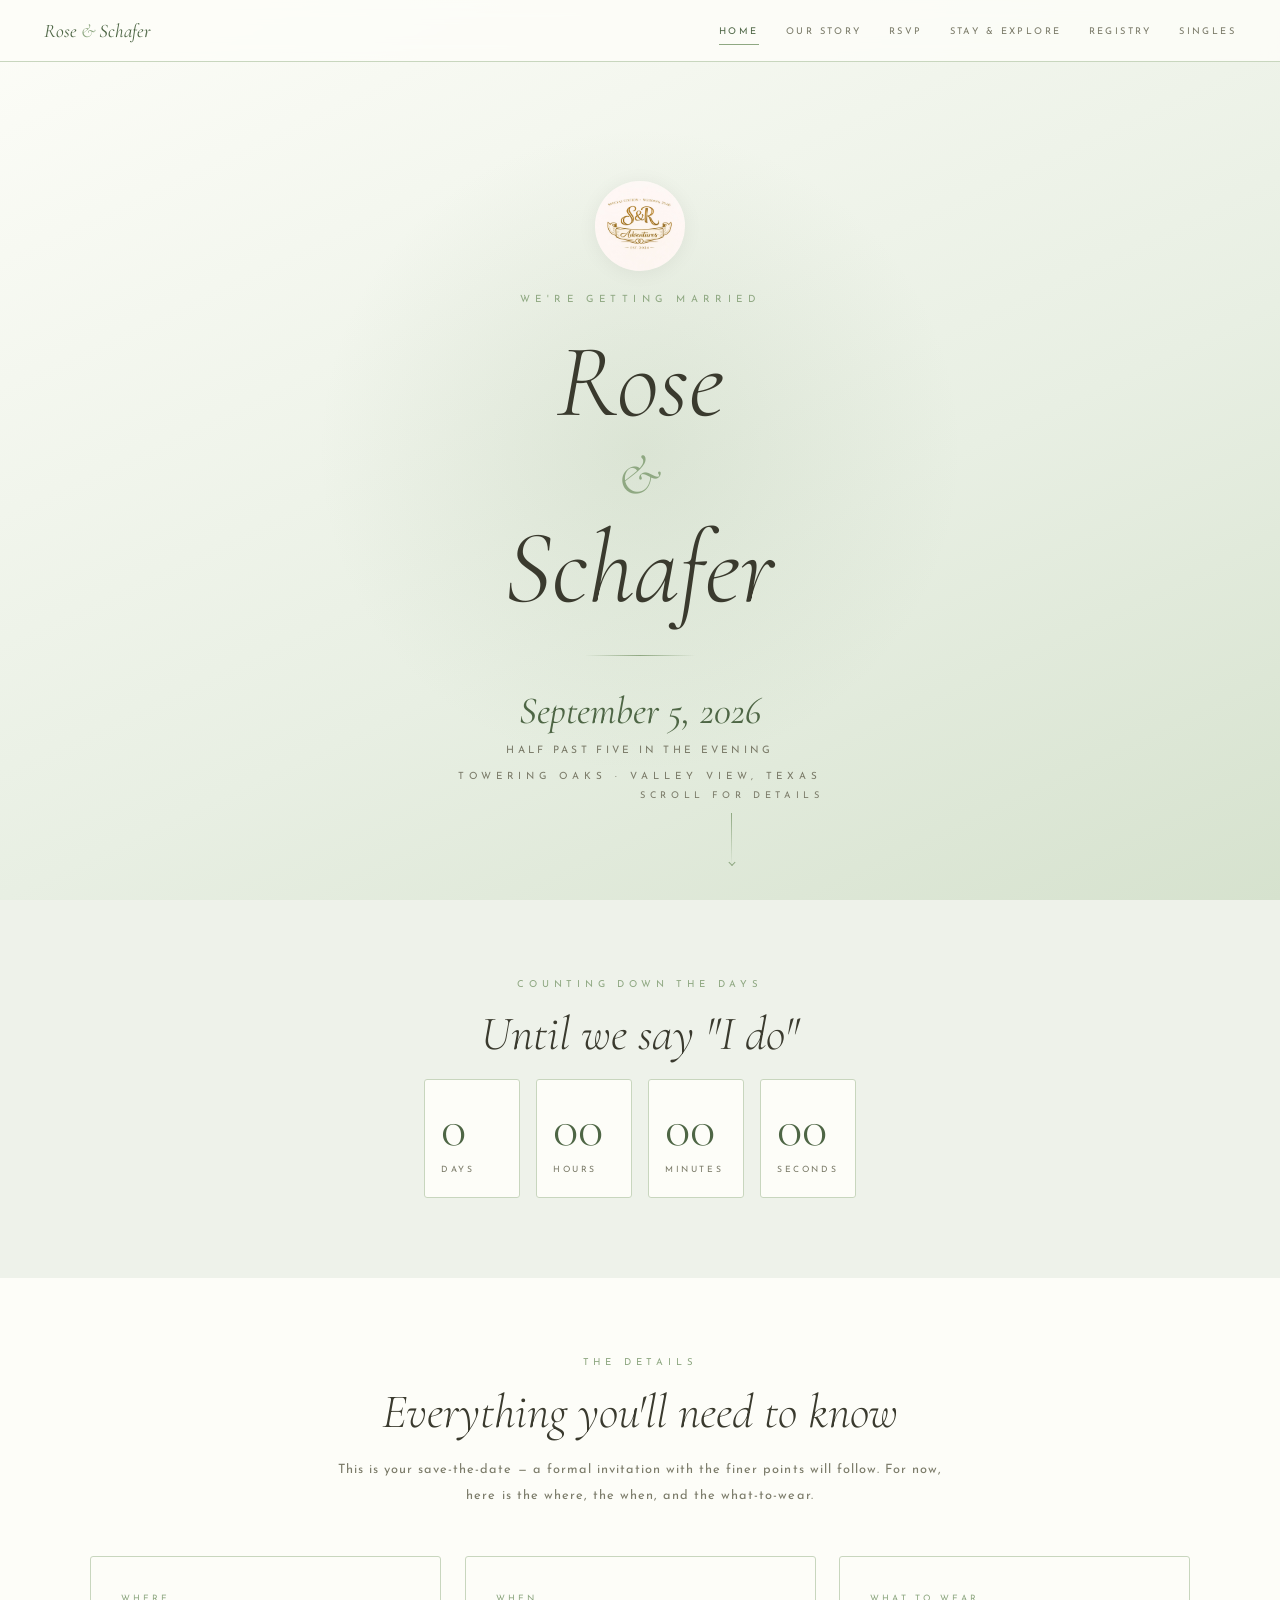
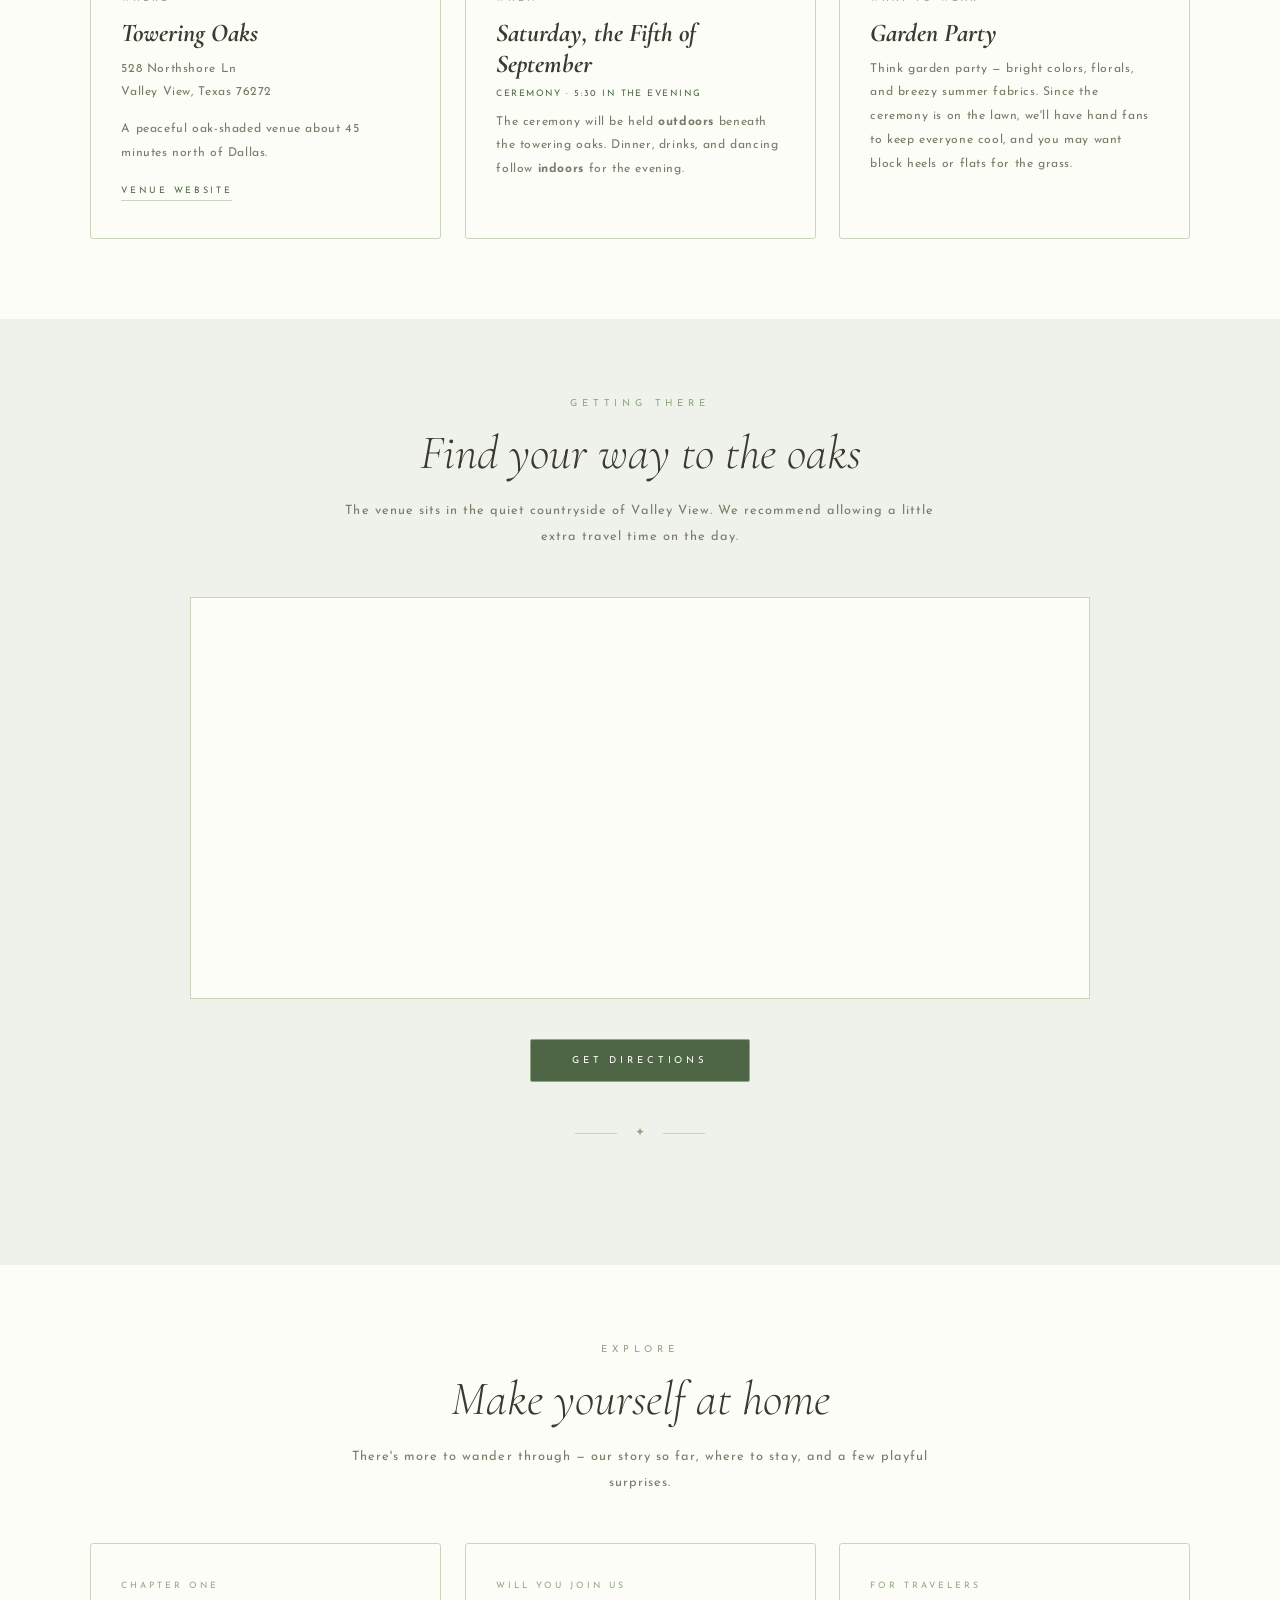
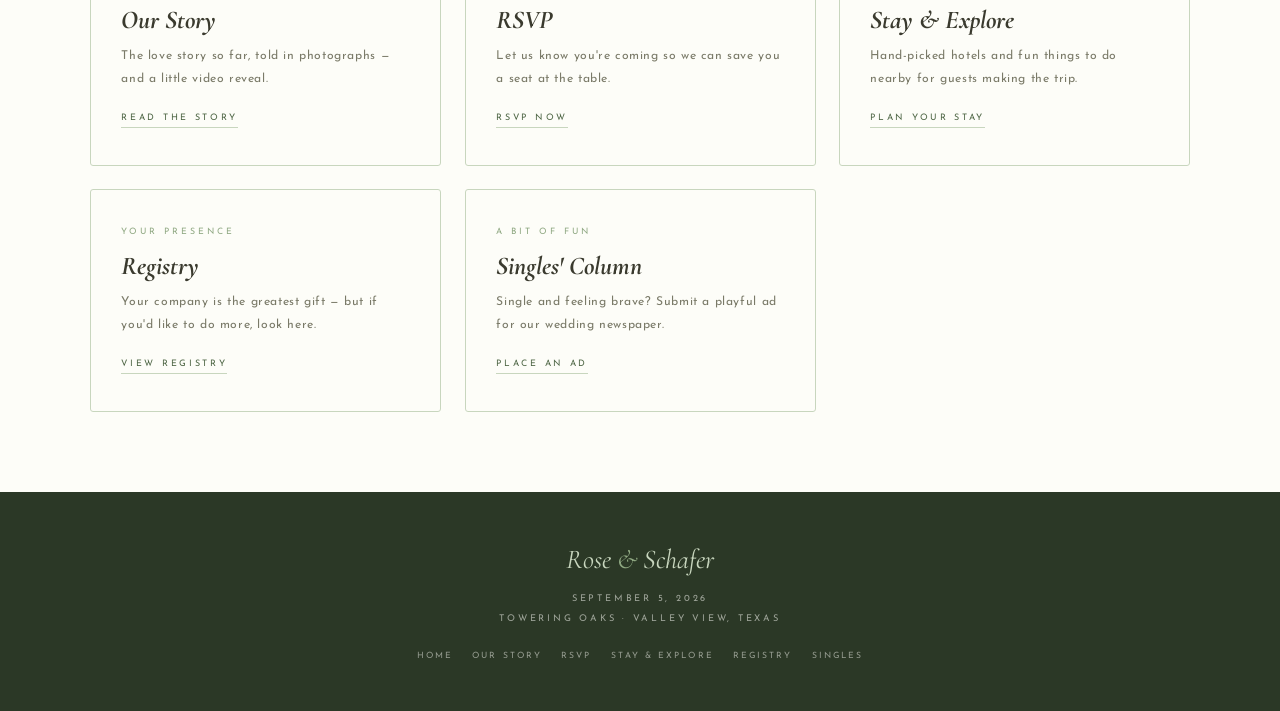
<file: index.html>
<!DOCTYPE html>
<html lang="en">
<head>
  <meta charset="UTF-8">
  <meta name="viewport" content="width=device-width, initial-scale=1.0">
  <title>Rose &amp; Schafer · September 5, 2026</title>

  <!-- Social sharing preview -->
  <meta name="description" content="Rose & Schafer are getting married on September 5, 2026 at Towering Oaks in Valley View, Texas.">
  <meta property="og:title" content="Rose & Schafer · We're Getting Married">
  <meta property="og:description" content="September 5, 2026 · Towering Oaks · Valley View, Texas">
  <meta property="og:type" content="website">
  <meta property="og:image" content="images/proposal4.JPG">
  <meta name="twitter:card" content="summary_large_image">
  <meta name="twitter:title" content="Rose & Schafer · We're Getting Married">
  <meta name="twitter:description" content="September 5, 2026 · Towering Oaks · Valley View, Texas">
  <meta name="twitter:image" content="images/proposal4.JPG">

  <!-- Tab favicon: pale olive rounded square with italic S&R -->
  <link rel="icon" href="data:image/svg+xml,<svg xmlns='http://www.w3.org/2000/svg' viewBox='0 0 100 100'><rect width='100' height='100' rx='18' fill='%238fa882'/><text x='50' y='62' font-family='Georgia%2C serif' font-size='34' font-style='italic' font-weight='400' text-anchor='middle' dominant-baseline='middle' fill='%23fdfdf8' letter-spacing='-1'>S%26R</text></svg>">
  <link rel="apple-touch-icon" href="data:image/svg+xml,<svg xmlns='http://www.w3.org/2000/svg' viewBox='0 0 100 100'><rect width='100' height='100' rx='18' fill='%238fa882'/><text x='50' y='62' font-family='Georgia%2C serif' font-size='34' font-style='italic' font-weight='400' text-anchor='middle' dominant-baseline='middle' fill='%23fdfdf8' letter-spacing='-1'>S%26R</text></svg>">

  <link rel="preconnect" href="https://fonts.googleapis.com">
  <link rel="preconnect" href="https://fonts.gstatic.com" crossorigin>
  <link href="https://fonts.googleapis.com/css2?family=Cormorant+Garamond:ital,wght@0,300;0,400;0,600;1,300;1,400;1,600&family=Josefin+Sans:wght@100;300;400&display=swap" rel="stylesheet">

  <link rel="stylesheet" href="assets/theme.css">
  <script src="assets/site.js" defer></script>
</head>
<body>

  <!-- ── HERO ─────────────────────────────────────────────────── -->
  <header class="hero">
    <div class="hero-glow"></div>
    <div class="hero-content">
      <img src="images/Logo.jpeg" alt="Rose &amp; Schafer" class="hero-logo">
      <p class="hero-eyebrow">We're getting married</p>
      <h1 class="hero-names">
        Rose
        <span class="hero-amp">&amp;</span>
        Schafer
      </h1>
      <div class="hero-divider"></div>
      <p class="hero-date">September 5, 2026</p>
      <p class="hero-time">Half past five in the evening</p>
      <p class="hero-place">Towering Oaks &middot; Valley View, Texas</p>
    </div>
    <div class="scroll-hint">
      <span class="scroll-hint-text">Scroll for details</span>
      <div class="scroll-line"></div>
    </div>
  </header>

  <!-- ── COUNTDOWN ────────────────────────────────────────────── -->
  <section class="section section--pale">
    <div class="section-inner">
      <p class="sec-eyebrow reveal">Counting down the days</p>
      <h2 class="sec-title reveal">Until we say "I do"</h2>
      <div class="countdown reveal d1" id="countdown">
        <div class="count-box"><div class="count-num" data-cd="days">--</div><div class="count-label">Days</div></div>
        <div class="count-box"><div class="count-num" data-cd="hours">--</div><div class="count-label">Hours</div></div>
        <div class="count-box"><div class="count-num" data-cd="minutes">--</div><div class="count-label">Minutes</div></div>
        <div class="count-box"><div class="count-num" data-cd="seconds">--</div><div class="count-label">Seconds</div></div>
      </div>
    </div>
  </section>

  <!-- ── THE DETAILS ──────────────────────────────────────────── -->
  <section class="section section--white">
    <div class="section-inner">
      <p class="sec-eyebrow reveal">The Details</p>
      <h2 class="sec-title reveal">Everything you'll need to know</h2>
      <p class="sec-intro reveal d1">
        This is your save-the-date &mdash; a formal invitation with the
        finer points will follow. For now, here is the where, the when,
        and the what-to-wear.
      </p>

      <div class="card-grid">
        <article class="card">
          <p class="card-eyebrow">Where</p>
          <h3 class="card-title">Towering Oaks</h3>
          <p class="card-text">
            528 Northshore Ln<br>
            Valley View, Texas 76272
          </p>
          <p class="card-text">
            A peaceful oak-shaded venue about 45 minutes north of Dallas.
          </p>
          <a class="card-link" href="https://towering-oaks.com/" target="_blank" rel="noopener">Venue Website</a>
        </article>

        <article class="card">
          <p class="card-eyebrow">When</p>
          <h3 class="card-title">Saturday, the Fifth of September</h3>
          <p class="card-meta">Ceremony &middot; 5:30 in the evening</p>
          <p class="card-text">
            The ceremony will be held <strong>outdoors</strong> beneath the
            towering oaks. Dinner, drinks, and dancing follow
            <strong>indoors</strong> for the evening.
          </p>
        </article>

        <article class="card">
          <p class="card-eyebrow">What to wear</p>
          <h3 class="card-title">Garden Party</h3>
          <p class="card-text">
            Think garden party &mdash; bright colors, florals, and
            breezy summer fabrics. Since the ceremony is on the lawn,
            we'll have hand fans to keep everyone cool, and you may
            want block heels or flats for the grass.
          </p>
        </article>
      </div>
    </div>
  </section>

  <!-- ── FIND THE VENUE ───────────────────────────────────────── -->
  <section class="section section--pale">
    <div class="section-inner">
      <p class="sec-eyebrow reveal">Getting There</p>
      <h2 class="sec-title reveal">Find your way to the oaks</h2>
      <p class="sec-intro reveal d1">
        The venue sits in the quiet countryside of Valley View. We
        recommend allowing a little extra travel time on the day.
      </p>
      <div class="map-frame reveal d1">
        <iframe
          src="https://www.google.com/maps?q=Towering%20Oaks%20528%20Northshore%20Ln%20Valley%20View%20TX%2076272&output=embed"
          title="Map to Towering Oaks"
          loading="lazy"
          referrerpolicy="no-referrer-when-downgrade"></iframe>
      </div>
      <div class="btn-row reveal d1">
        <a class="btn btn--primary"
           href="https://www.google.com/maps/dir/?api=1&destination=528%20Northshore%20Ln%2C%20Valley%20View%2C%20TX%2076272"
           target="_blank" rel="noopener">Get Directions</a>
      </div>
      <div class="ornament reveal d2">
        <span class="egg-token" data-egg="home">&#10022;</span>
      </div>
    </div>
  </section>

  <!-- ── EXPLORE ──────────────────────────────────────────────── -->
  <section class="section section--white">
    <div class="section-inner">
      <p class="sec-eyebrow reveal">Explore</p>
      <h2 class="sec-title reveal">Make yourself at home</h2>
      <p class="sec-intro reveal d1">
        There's more to wander through &mdash; our story so far, where to
        stay, and a few playful surprises.
      </p>

      <div class="card-grid">
        <article class="card">
          <p class="card-eyebrow">Chapter One</p>
          <h3 class="card-title">Our Story</h3>
          <p class="card-text">The love story so far, told in photographs &mdash; and a little video reveal.</p>
          <a class="card-link" href="story.html">Read the Story</a>
        </article>
        <article class="card">
          <p class="card-eyebrow">Will you join us</p>
          <h3 class="card-title">RSVP</h3>
          <p class="card-text">Let us know you're coming so we can save you a seat at the table.</p>
          <a class="card-link" href="rsvp.html">RSVP Now</a>
        </article>
        <article class="card">
          <p class="card-eyebrow">For travelers</p>
          <h3 class="card-title">Stay &amp; Explore</h3>
          <p class="card-text">Hand-picked hotels and fun things to do nearby for guests making the trip.</p>
          <a class="card-link" href="lodging.html">Plan Your Stay</a>
        </article>
        <article class="card">
          <p class="card-eyebrow">Your presence</p>
          <h3 class="card-title">Registry</h3>
          <p class="card-text">Your company is the greatest gift &mdash; but if you'd like to do more, look here.</p>
          <a class="card-link" href="registry.html">View Registry</a>
        </article>
        <article class="card">
          <p class="card-eyebrow">A bit of fun</p>
          <h3 class="card-title">Singles' Column</h3>
          <p class="card-text">Single and feeling brave? Submit a playful ad for our wedding newspaper.</p>
          <a class="card-link" href="singles.html">Place an Ad</a>
        </article>
      </div>
    </div>
  </section>

</body>
</html>
</file>
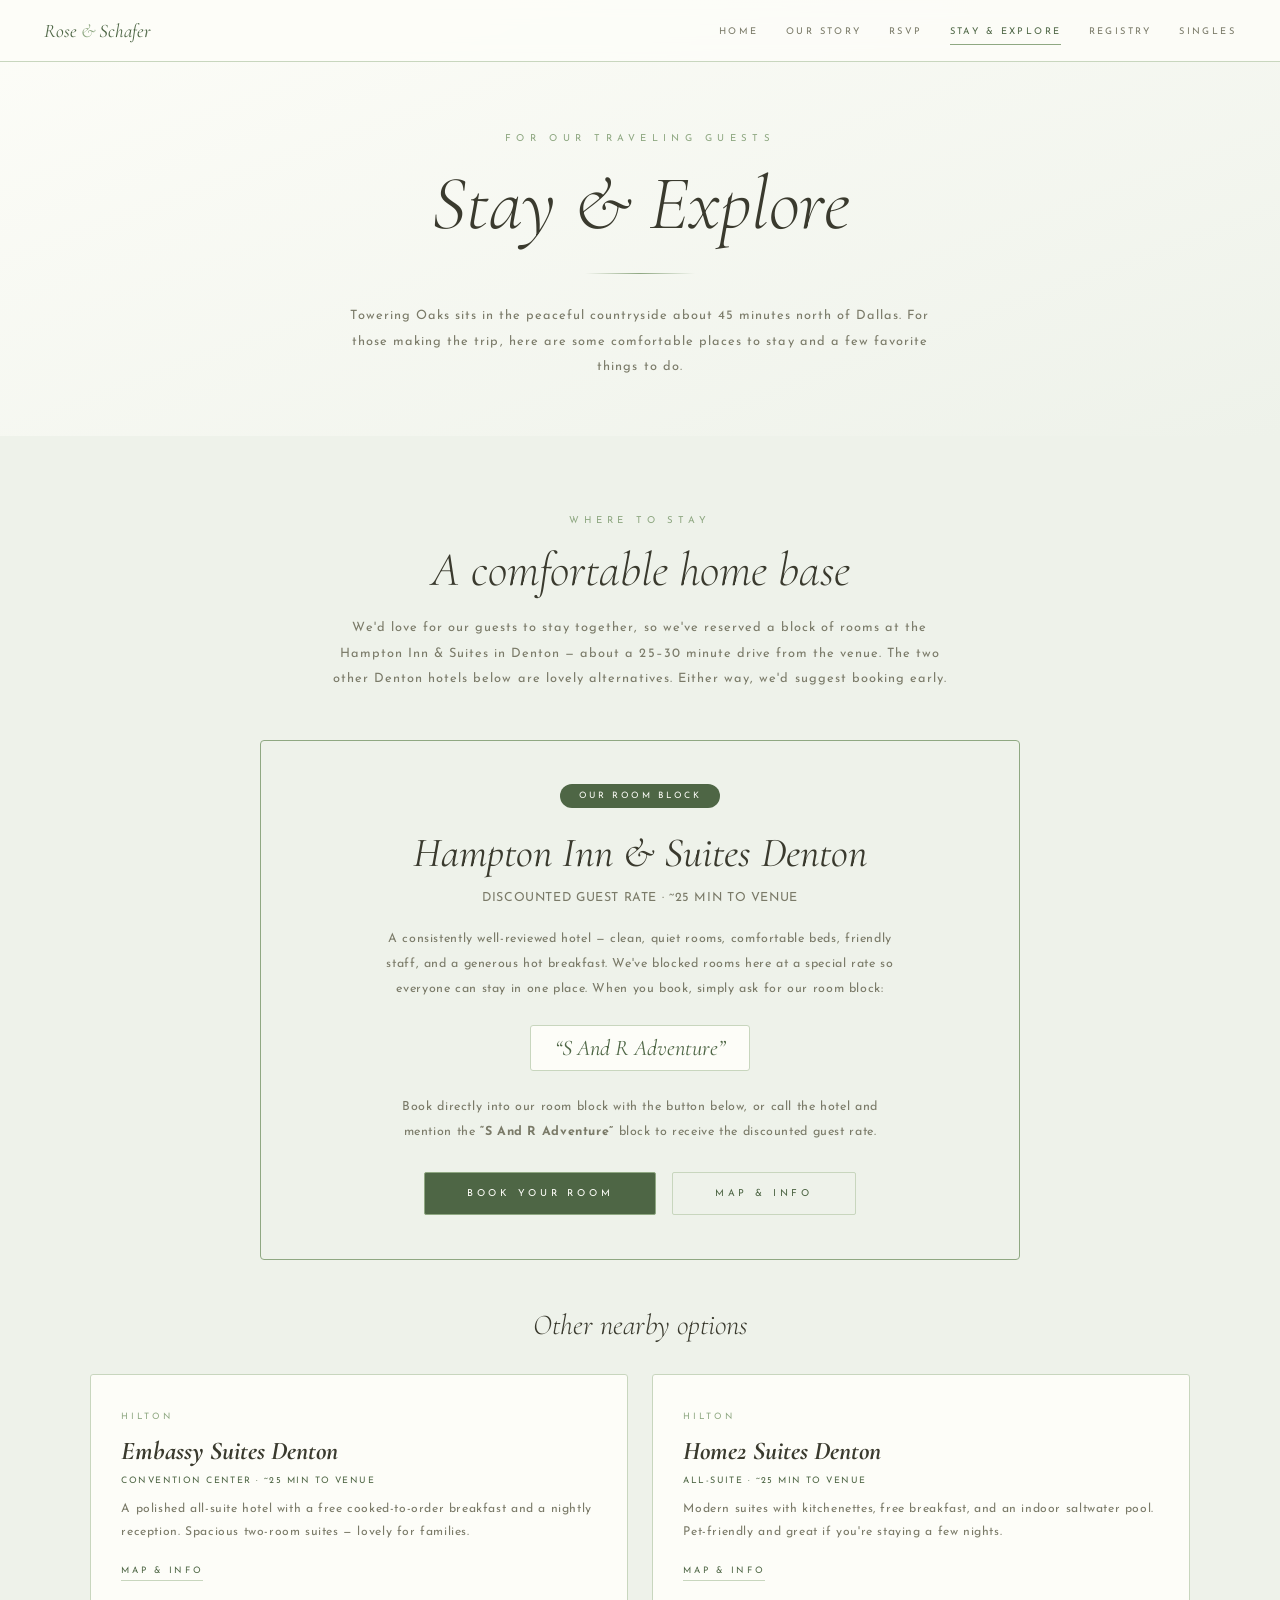
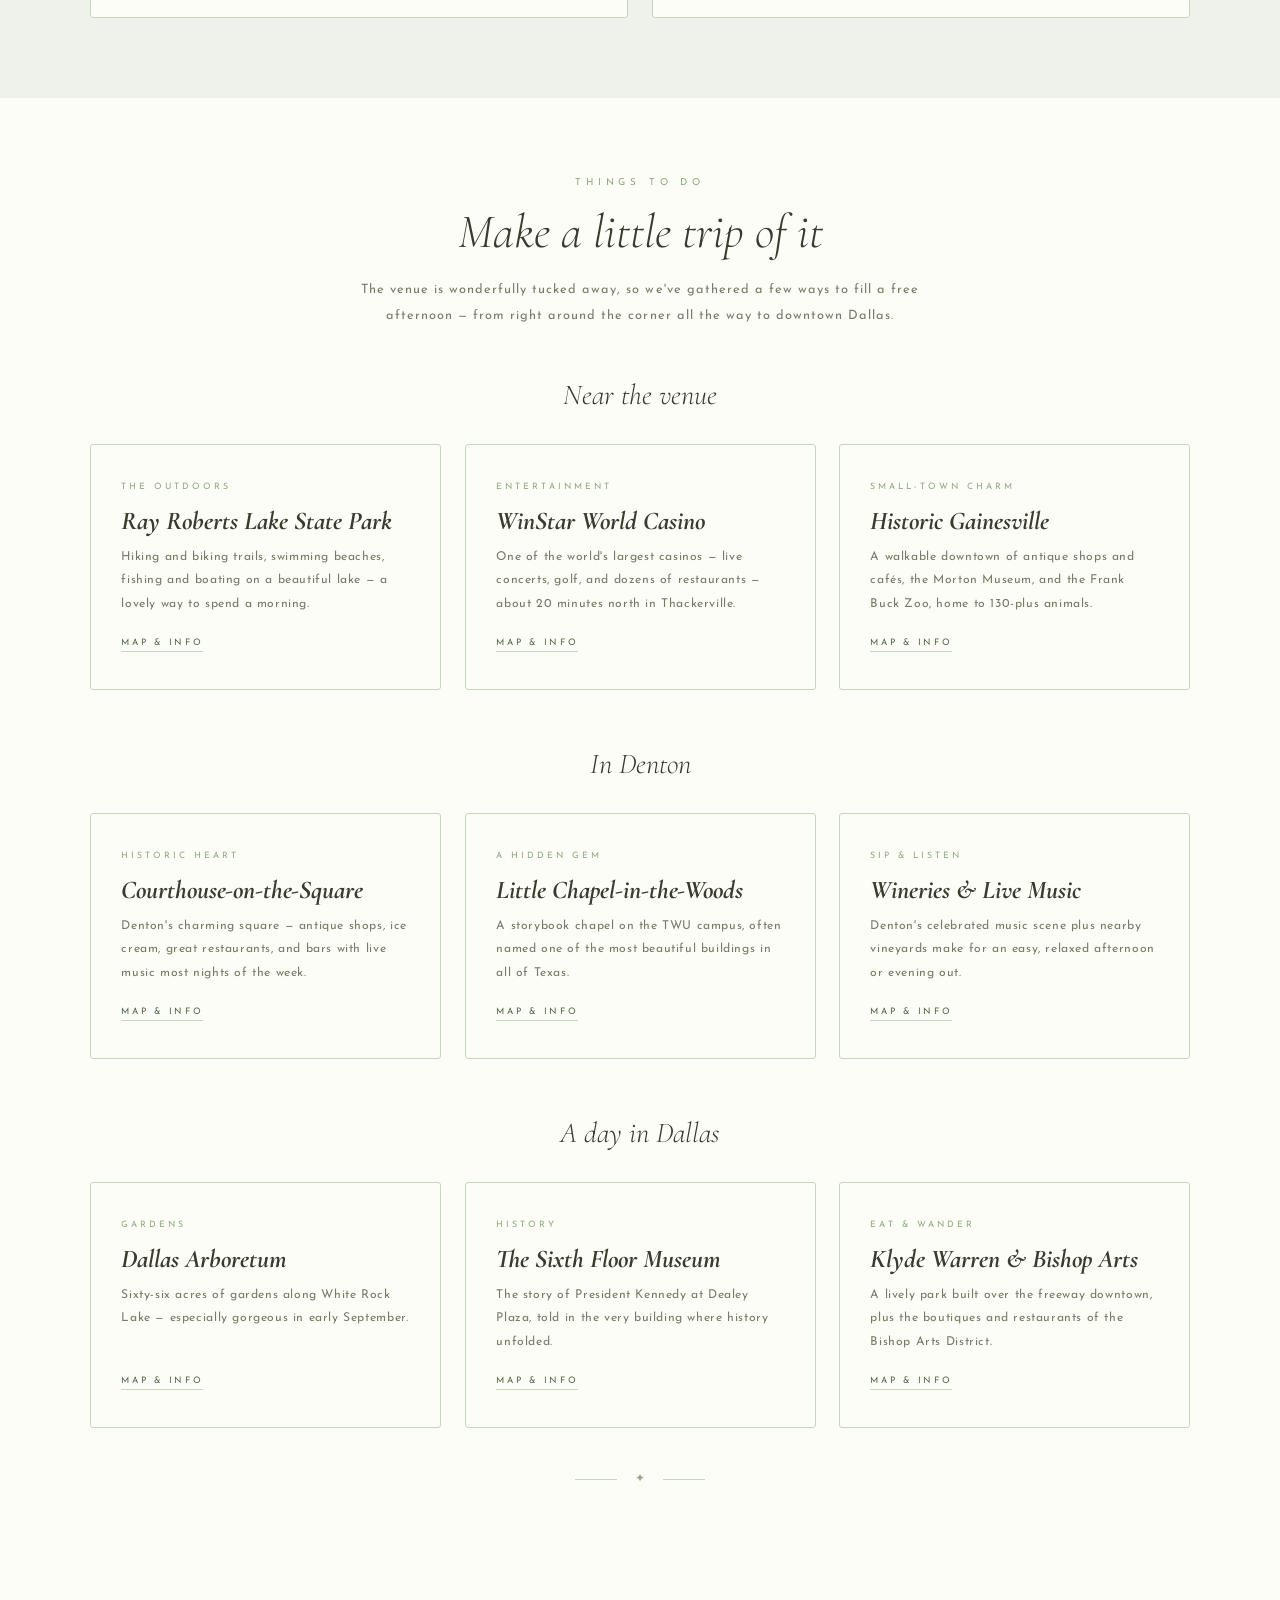
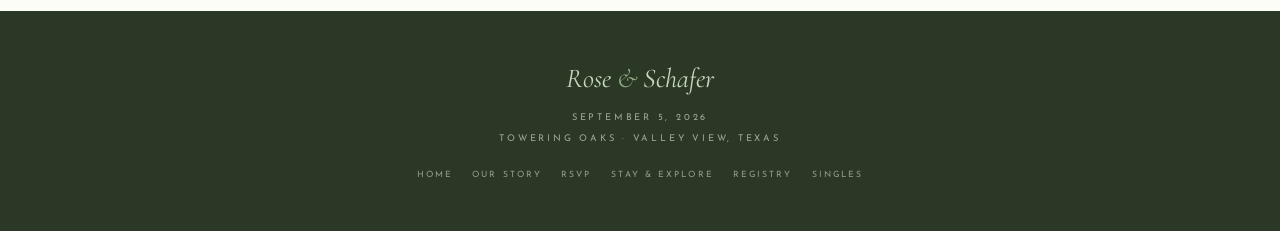
<file: lodging.html>
<!DOCTYPE html>
<html lang="en">
<head>
  <meta charset="UTF-8">
  <meta name="viewport" content="width=device-width, initial-scale=1.0">
  <title>Stay &amp; Explore · Rose &amp; Schafer</title>

  <meta name="description" content="Where to stay and what to do near Towering Oaks for Rose & Schafer's wedding.">
  <meta property="og:title" content="Stay & Explore · Rose & Schafer">
  <meta property="og:description" content="Hotels and things to do near the venue for traveling guests.">
  <meta property="og:type" content="website">
  <meta property="og:image" content="images/proposal4.JPG">

  <link rel="icon" href="data:image/svg+xml,<svg xmlns='http://www.w3.org/2000/svg' viewBox='0 0 100 100'><rect width='100' height='100' rx='18' fill='%238fa882'/><text x='50' y='62' font-family='Georgia%2C serif' font-size='34' font-style='italic' font-weight='400' text-anchor='middle' dominant-baseline='middle' fill='%23fdfdf8' letter-spacing='-1'>S%26R</text></svg>">
  <link rel="apple-touch-icon" href="data:image/svg+xml,<svg xmlns='http://www.w3.org/2000/svg' viewBox='0 0 100 100'><rect width='100' height='100' rx='18' fill='%238fa882'/><text x='50' y='62' font-family='Georgia%2C serif' font-size='34' font-style='italic' font-weight='400' text-anchor='middle' dominant-baseline='middle' fill='%23fdfdf8' letter-spacing='-1'>S%26R</text></svg>">

  <link rel="preconnect" href="https://fonts.googleapis.com">
  <link rel="preconnect" href="https://fonts.gstatic.com" crossorigin>
  <link href="https://fonts.googleapis.com/css2?family=Cormorant+Garamond:ital,wght@0,300;0,400;0,600;1,300;1,400;1,600&family=Josefin+Sans:wght@100;300;400&display=swap" rel="stylesheet">

  <link rel="stylesheet" href="assets/theme.css">
  <script src="assets/site.js" defer></script>
</head>
<body>

  <!-- ── PAGE HEADER ──────────────────────────────────────────── -->
  <header class="page-header">
    <p class="page-eyebrow">For our traveling guests</p>
    <h1 class="page-title">Stay &amp; Explore</h1>
    <div class="page-divider"></div>
    <p class="page-lead">
      Towering Oaks sits in the peaceful countryside about 45 minutes
      north of Dallas. For those making the trip, here are some
      comfortable places to stay and a few favorite things to do.
    </p>
  </header>

  <!-- ── WHERE TO STAY ────────────────────────────────────────── -->
  <section class="section section--pale">
    <div class="section-inner">
      <p class="sec-eyebrow reveal">Where to Stay</p>
      <h2 class="sec-title reveal">A comfortable home base</h2>
      <p class="sec-intro reveal d1">
        We'd love for our guests to stay together, so we've reserved a
        block of rooms at the Hampton Inn &amp; Suites in Denton
        &mdash; about a 25&ndash;30 minute drive from the venue. The two
        other Denton hotels below are lovely alternatives. Either way,
        we'd suggest booking early.
      </p>

      <div class="feature-card reveal d1">
        <span class="feature-badge">Our Room Block</span>
        <h3>Hampton Inn &amp; Suites Denton</h3>
        <p class="feature-meta">Discounted guest rate &middot; ~25 min to venue</p>
        <p>
          A consistently well-reviewed hotel &mdash; clean, quiet rooms,
          comfortable beds, friendly staff, and a generous hot
          breakfast. We've blocked rooms here at a special rate so
          everyone can stay in one place. When you book, simply ask
          for our room block:
        </p>
        <span class="feature-block-name">&ldquo;S And R Adventure&rdquo;</span>
        <p style="margin-bottom: 1.7rem;">
          Book directly into our room block with the button below, or
          call the hotel and mention the <strong>&ldquo;S And R
          Adventure&rdquo;</strong> block to receive the discounted
          guest rate.
        </p>
        <div class="btn-row" style="margin-top: 0;">
          <a class="btn btn--primary"
             href="https://links.h6.hilton.com/f/a/bAtB_smgBhTtYtI0Y4yYEw~~/AAQRxRA~/[base64]~"
             target="_blank" rel="noopener">Book Your Room</a>
          <a class="btn btn--ghost"
             href="https://www.google.com/maps/search/?api=1&query=Hampton+Inn+and+Suites+Denton"
             target="_blank" rel="noopener">Map &amp; Info</a>
        </div>
      </div>

      <h3 class="sec-title reveal" style="font-size: clamp(1.3rem, 3vw, 1.8rem); margin: 1rem 0 2rem;">
        Other nearby options
      </h3>
      <div class="card-grid">
        <article class="card">
          <p class="card-eyebrow">Hilton</p>
          <h3 class="card-title">Embassy Suites Denton</h3>
          <p class="card-meta">Convention Center &middot; ~25 min to venue</p>
          <p class="card-text">
            A polished all-suite hotel with a free cooked-to-order
            breakfast and a nightly reception. Spacious two-room
            suites &mdash; lovely for families.
          </p>
          <a class="card-link" href="https://www.google.com/maps/search/?api=1&query=Embassy+Suites+by+Hilton+Denton+Convention+Center" target="_blank" rel="noopener">Map &amp; Info</a>
        </article>
        <article class="card">
          <p class="card-eyebrow">Hilton</p>
          <h3 class="card-title">Home2 Suites Denton</h3>
          <p class="card-meta">All-suite &middot; ~25 min to venue</p>
          <p class="card-text">
            Modern suites with kitchenettes, free breakfast, and an
            indoor saltwater pool. Pet-friendly and great if you're
            staying a few nights.
          </p>
          <a class="card-link" href="https://www.google.com/maps/search/?api=1&query=Home2+Suites+by+Hilton+Denton" target="_blank" rel="noopener">Map &amp; Info</a>
        </article>
      </div>
    </div>
  </section>

  <!-- ── THINGS TO DO ─────────────────────────────────────────── -->
  <section class="section section--white">
    <div class="section-inner">
      <p class="sec-eyebrow reveal">Things to Do</p>
      <h2 class="sec-title reveal">Make a little trip of it</h2>
      <p class="sec-intro reveal d1">
        The venue is wonderfully tucked away, so we've gathered a few
        ways to fill a free afternoon &mdash; from right around the
        corner all the way to downtown Dallas.
      </p>

      <h3 class="sec-title reveal" style="font-size: clamp(1.3rem, 3vw, 1.8rem); margin-bottom: 2rem;">
        Near the venue
      </h3>
      <div class="card-grid">
        <article class="card">
          <p class="card-eyebrow">The Outdoors</p>
          <h3 class="card-title">Ray Roberts Lake State Park</h3>
          <p class="card-text">
            Hiking and biking trails, swimming beaches, fishing and
            boating on a beautiful lake &mdash; a lovely way to spend
            a morning.
          </p>
          <a class="card-link" href="https://www.google.com/maps/search/?api=1&query=Ray+Roberts+Lake+State+Park" target="_blank" rel="noopener">Map &amp; Info</a>
        </article>
        <article class="card">
          <p class="card-eyebrow">Entertainment</p>
          <h3 class="card-title">WinStar World Casino</h3>
          <p class="card-text">
            One of the world's largest casinos &mdash; live concerts,
            golf, and dozens of restaurants &mdash; about 20 minutes
            north in Thackerville.
          </p>
          <a class="card-link" href="https://www.google.com/maps/search/?api=1&query=WinStar+World+Casino+and+Resort" target="_blank" rel="noopener">Map &amp; Info</a>
        </article>
        <article class="card">
          <p class="card-eyebrow">Small-town Charm</p>
          <h3 class="card-title">Historic Gainesville</h3>
          <p class="card-text">
            A walkable downtown of antique shops and cafés, the Morton
            Museum, and the Frank Buck Zoo, home to 130-plus animals.
          </p>
          <a class="card-link" href="https://www.google.com/maps/search/?api=1&query=Downtown+Gainesville+Texas" target="_blank" rel="noopener">Map &amp; Info</a>
        </article>
      </div>

      <h3 class="sec-title reveal" style="font-size: clamp(1.3rem, 3vw, 1.8rem); margin: 3.5rem 0 2rem;">
        In Denton
      </h3>
      <div class="card-grid">
        <article class="card">
          <p class="card-eyebrow">Historic Heart</p>
          <h3 class="card-title">Courthouse-on-the-Square</h3>
          <p class="card-text">
            Denton's charming square &mdash; antique shops, ice cream,
            great restaurants, and bars with live music most nights of
            the week.
          </p>
          <a class="card-link" href="https://www.google.com/maps/search/?api=1&query=Denton+County+Courthouse+on+the+Square" target="_blank" rel="noopener">Map &amp; Info</a>
        </article>
        <article class="card">
          <p class="card-eyebrow">A Hidden Gem</p>
          <h3 class="card-title">Little Chapel-in-the-Woods</h3>
          <p class="card-text">
            A storybook chapel on the TWU campus, often named one of
            the most beautiful buildings in all of Texas.
          </p>
          <a class="card-link" href="https://www.google.com/maps/search/?api=1&query=Little+Chapel+in+the+Woods+Denton" target="_blank" rel="noopener">Map &amp; Info</a>
        </article>
        <article class="card">
          <p class="card-eyebrow">Sip &amp; Listen</p>
          <h3 class="card-title">Wineries &amp; Live Music</h3>
          <p class="card-text">
            Denton's celebrated music scene plus nearby vineyards make
            for an easy, relaxed afternoon or evening out.
          </p>
          <a class="card-link" href="https://www.google.com/maps/search/?api=1&query=wineries+near+Denton+Texas" target="_blank" rel="noopener">Map &amp; Info</a>
        </article>
      </div>

      <h3 class="sec-title reveal" style="font-size: clamp(1.3rem, 3vw, 1.8rem); margin: 3.5rem 0 2rem;">
        A day in Dallas
      </h3>
      <div class="card-grid">
        <article class="card">
          <p class="card-eyebrow">Gardens</p>
          <h3 class="card-title">Dallas Arboretum</h3>
          <p class="card-text">
            Sixty-six acres of gardens along White Rock Lake &mdash;
            especially gorgeous in early September.
          </p>
          <a class="card-link" href="https://www.google.com/maps/search/?api=1&query=Dallas+Arboretum+and+Botanical+Garden" target="_blank" rel="noopener">Map &amp; Info</a>
        </article>
        <article class="card">
          <p class="card-eyebrow">History</p>
          <h3 class="card-title">The Sixth Floor Museum</h3>
          <p class="card-text">
            The story of President Kennedy at Dealey Plaza, told in the
            very building where history unfolded.
          </p>
          <a class="card-link" href="https://www.google.com/maps/search/?api=1&query=The+Sixth+Floor+Museum+at+Dealey+Plaza" target="_blank" rel="noopener">Map &amp; Info</a>
        </article>
        <article class="card">
          <p class="card-eyebrow">Eat &amp; Wander</p>
          <h3 class="card-title">Klyde Warren &amp; Bishop Arts</h3>
          <p class="card-text">
            A lively park built over the freeway downtown, plus the
            boutiques and restaurants of the Bishop Arts District.
          </p>
          <a class="card-link" href="https://www.google.com/maps/search/?api=1&query=Bishop+Arts+District+Dallas" target="_blank" rel="noopener">Map &amp; Info</a>
        </article>
      </div>

      <div class="ornament reveal">
        <span class="egg-token" data-egg="lodging">&#10022;</span>
      </div>
    </div>
  </section>

</body>
</html>
</file>
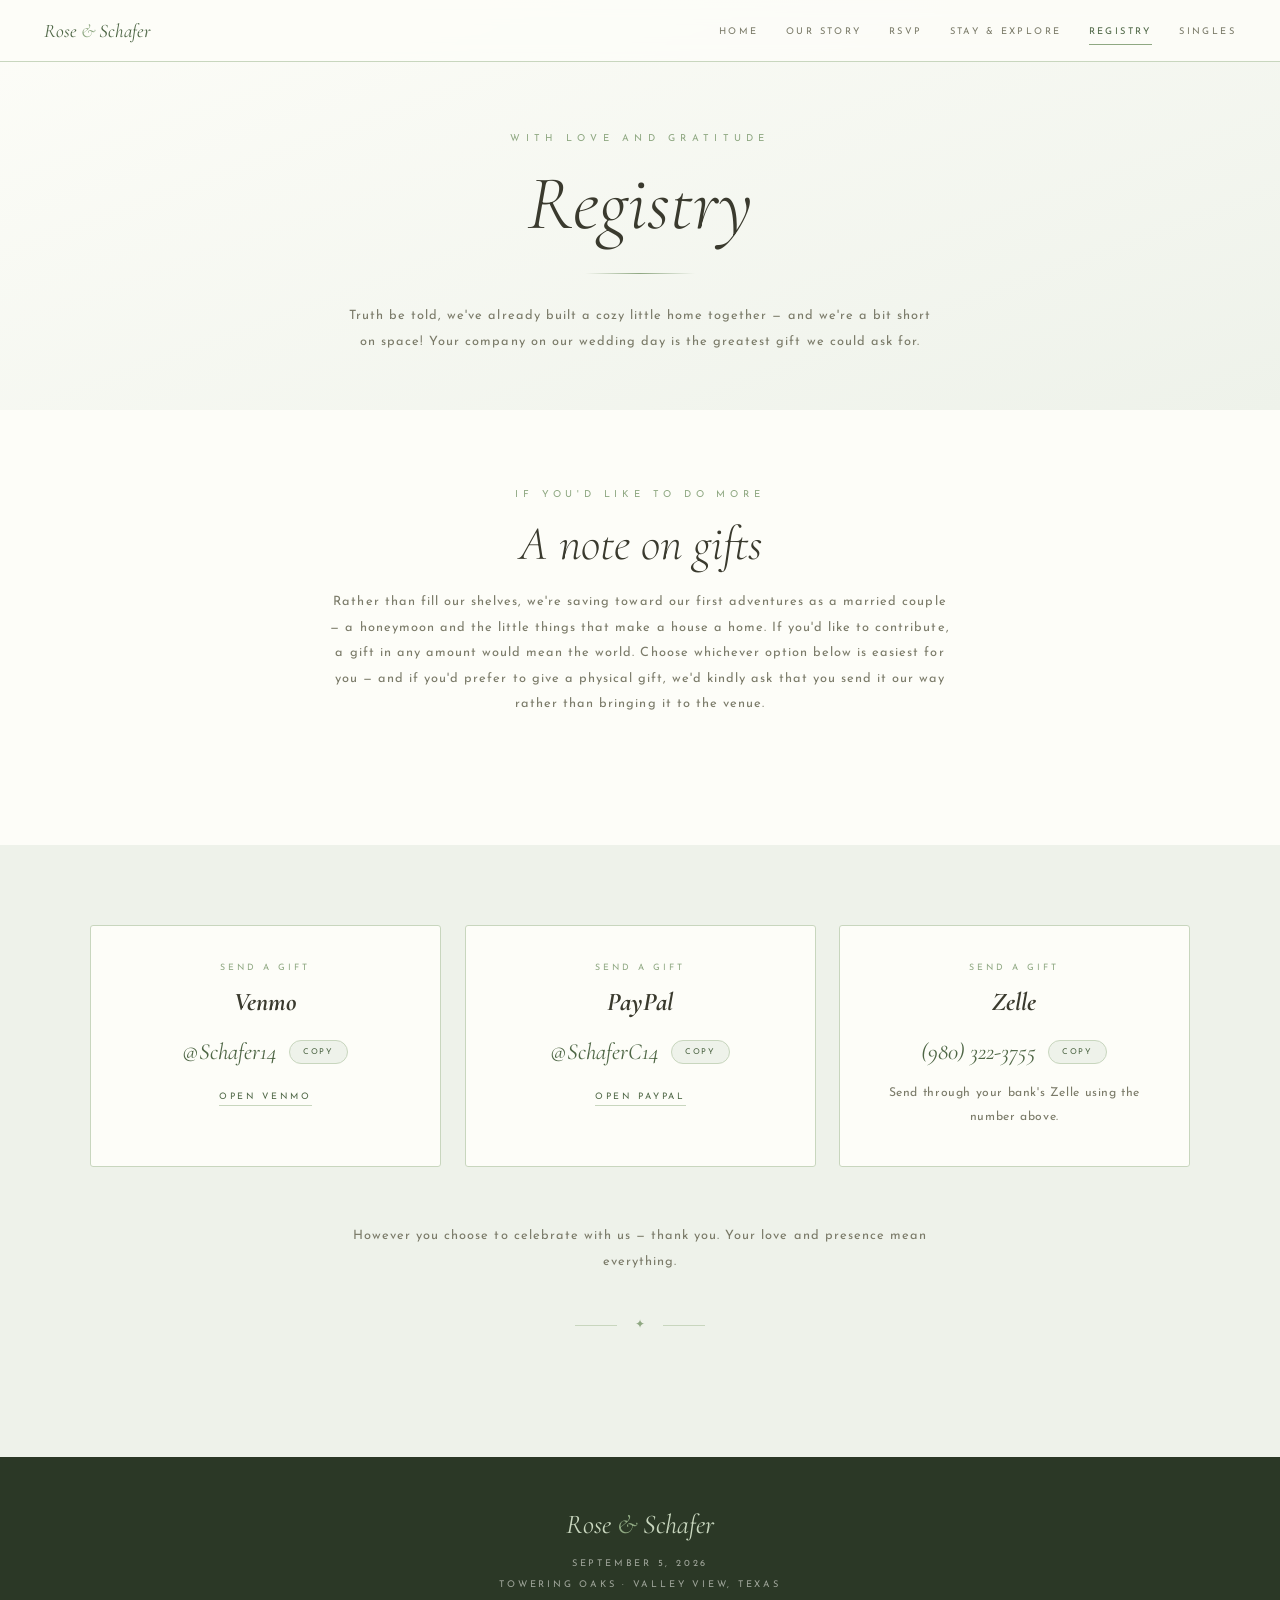
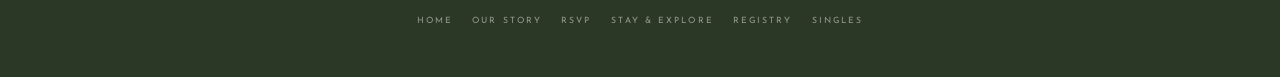
<file: registry.html>
<!DOCTYPE html>
<html lang="en">
<head>
  <meta charset="UTF-8">
  <meta name="viewport" content="width=device-width, initial-scale=1.0">
  <title>Registry · Rose &amp; Schafer</title>

  <meta name="description" content="Registry information for Rose & Schafer's wedding.">
  <meta property="og:title" content="Registry · Rose & Schafer">
  <meta property="og:description" content="Your presence is the present — but if you'd like to do more.">
  <meta property="og:type" content="website">
  <meta property="og:image" content="images/proposal4.JPG">

  <link rel="icon" href="data:image/svg+xml,<svg xmlns='http://www.w3.org/2000/svg' viewBox='0 0 100 100'><rect width='100' height='100' rx='18' fill='%238fa882'/><text x='50' y='62' font-family='Georgia%2C serif' font-size='34' font-style='italic' font-weight='400' text-anchor='middle' dominant-baseline='middle' fill='%23fdfdf8' letter-spacing='-1'>S%26R</text></svg>">
  <link rel="apple-touch-icon" href="data:image/svg+xml,<svg xmlns='http://www.w3.org/2000/svg' viewBox='0 0 100 100'><rect width='100' height='100' rx='18' fill='%238fa882'/><text x='50' y='62' font-family='Georgia%2C serif' font-size='34' font-style='italic' font-weight='400' text-anchor='middle' dominant-baseline='middle' fill='%23fdfdf8' letter-spacing='-1'>S%26R</text></svg>">

  <link rel="preconnect" href="https://fonts.googleapis.com">
  <link rel="preconnect" href="https://fonts.gstatic.com" crossorigin>
  <link href="https://fonts.googleapis.com/css2?family=Cormorant+Garamond:ital,wght@0,300;0,400;0,600;1,300;1,400;1,600&family=Josefin+Sans:wght@100;300;400&display=swap" rel="stylesheet">

  <link rel="stylesheet" href="assets/theme.css">
  <script src="assets/site.js" defer></script>
</head>
<body>

  <!-- ── PAGE HEADER ──────────────────────────────────────────── -->
  <header class="page-header">
    <p class="page-eyebrow">With love and gratitude</p>
    <h1 class="page-title">Registry</h1>
    <div class="page-divider"></div>
    <p class="page-lead">
      Truth be told, we've already built a cozy little home together
      &mdash; and we're a bit short on space! Your company on our
      wedding day is the greatest gift we could ask for.
    </p>
  </header>

  <!-- ── REGISTRY MESSAGE ─────────────────────────────────────── -->
  <section class="section section--white">
    <div class="section-inner section-inner--narrow">
      <p class="sec-eyebrow reveal">If you'd like to do more</p>
      <h2 class="sec-title reveal">A note on gifts</h2>
      <p class="sec-intro reveal d1">
        Rather than fill our shelves, we're saving toward our first
        adventures as a married couple &mdash; a honeymoon and the
        little things that make a house a home. If you'd like to
        contribute, a gift in any amount would mean the world. Choose
        whichever option below is easiest for you &mdash; and if you'd
        prefer to give a physical gift, we'd kindly ask that you send
        it our way rather than bringing it to the venue.
      </p>
    </div>
  </section>

  <!-- ── WAYS TO GIVE ─────────────────────────────────────────── -->
  <section class="section section--pale">
    <div class="section-inner">
      <div class="card-grid">

        <article class="card" style="text-align: center; align-items: center;">
          <p class="card-eyebrow">Send a gift</p>
          <h3 class="card-title">Venmo</h3>
          <div class="copy-row">
            <span class="copy-value">@Schafer14</span>
            <button class="copy-btn" data-copy="@Schafer14">Copy</button>
          </div>
          <a class="card-link" style="align-self: center; margin-top: 1.6rem;"
             href="https://venmo.com/u/Schafer14" target="_blank" rel="noopener">Open Venmo</a>
        </article>

        <article class="card" style="text-align: center; align-items: center;">
          <p class="card-eyebrow">Send a gift</p>
          <h3 class="card-title">PayPal</h3>
          <div class="copy-row">
            <span class="copy-value">@SchaferC14</span>
            <button class="copy-btn" data-copy="@SchaferC14">Copy</button>
          </div>
          <a class="card-link" style="align-self: center; margin-top: 1.6rem;"
             href="https://paypal.me/SchaferC14" target="_blank" rel="noopener">Open PayPal</a>
        </article>

        <article class="card" style="text-align: center; align-items: center;">
          <p class="card-eyebrow">Send a gift</p>
          <h3 class="card-title">Zelle</h3>
          <div class="copy-row">
            <span class="copy-value">(980)&nbsp;322-3755</span>
            <button class="copy-btn" data-copy="9803223755">Copy</button>
          </div>
          <p class="card-text" style="text-align: center; margin-top: 1rem; flex: 0;">
            Send through your bank's Zelle using the number above.
          </p>
        </article>

      </div>

      <div class="section-inner--narrow" style="margin: 3.5rem auto 0; text-align: center;">
        <p class="sec-intro reveal" style="margin-bottom: 0;">
          However you choose to celebrate with us &mdash; thank you.
          Your love and presence mean everything.
        </p>
        <div class="ornament reveal d1">
          <span class="egg-token" data-egg="registry">&#10022;</span>
        </div>
      </div>
    </div>
  </section>

</body>
</html>
</file>
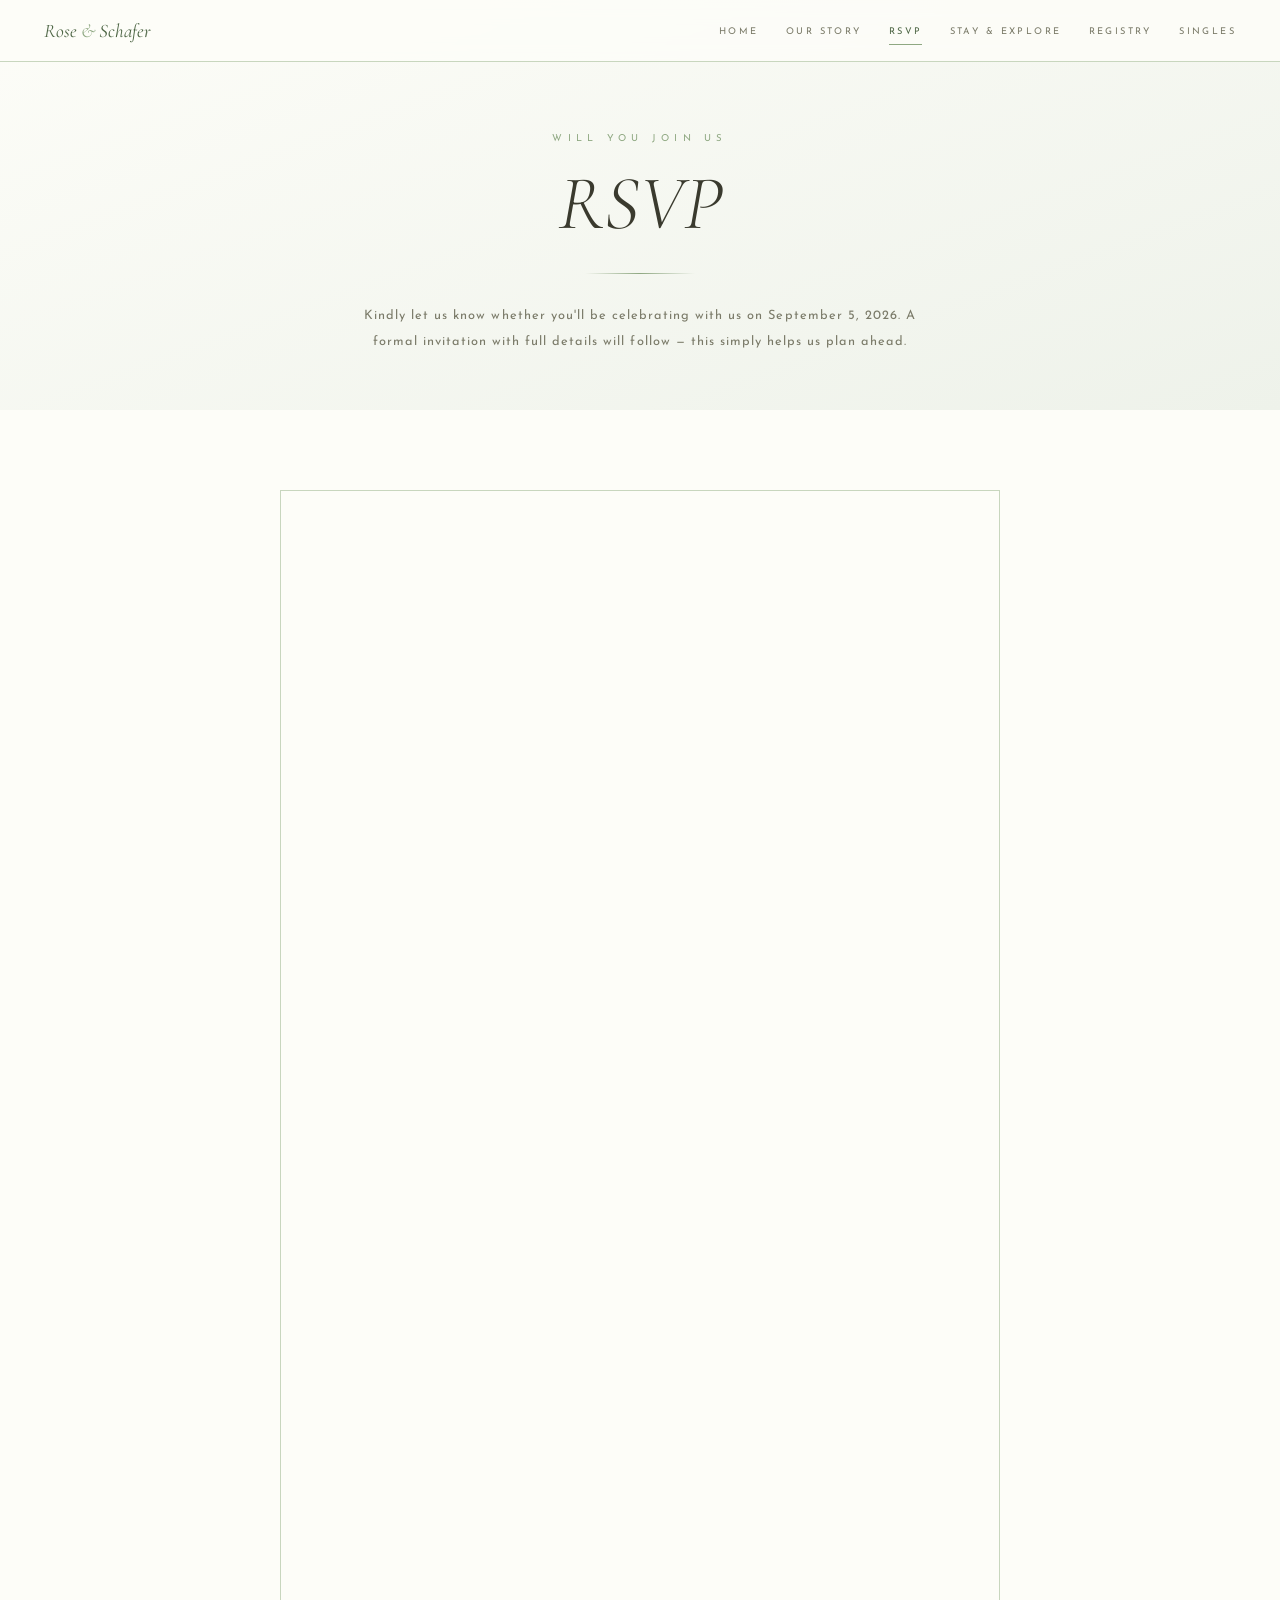
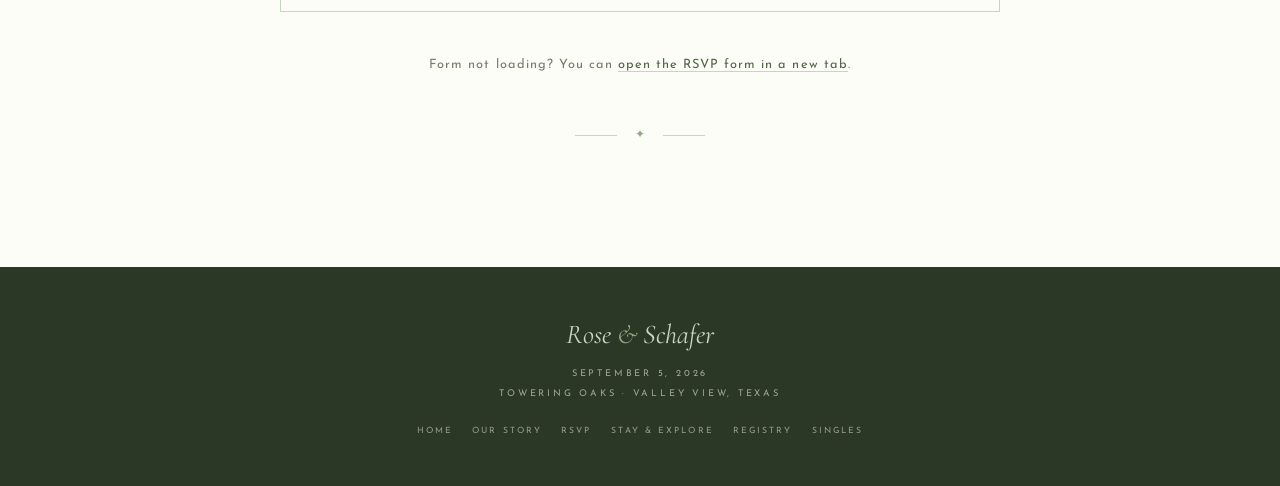
<file: rsvp.html>
<!DOCTYPE html>
<html lang="en">
<head>
  <meta charset="UTF-8">
  <meta name="viewport" content="width=device-width, initial-scale=1.0">
  <title>RSVP · Rose &amp; Schafer</title>

  <meta name="description" content="RSVP to Rose & Schafer's wedding — September 5, 2026.">
  <meta property="og:title" content="RSVP · Rose & Schafer">
  <meta property="og:description" content="Let us know you'll be joining us on September 5, 2026.">
  <meta property="og:type" content="website">
  <meta property="og:image" content="images/proposal4.JPG">

  <link rel="icon" href="data:image/svg+xml,<svg xmlns='http://www.w3.org/2000/svg' viewBox='0 0 100 100'><rect width='100' height='100' rx='18' fill='%238fa882'/><text x='50' y='62' font-family='Georgia%2C serif' font-size='34' font-style='italic' font-weight='400' text-anchor='middle' dominant-baseline='middle' fill='%23fdfdf8' letter-spacing='-1'>S%26R</text></svg>">
  <link rel="apple-touch-icon" href="data:image/svg+xml,<svg xmlns='http://www.w3.org/2000/svg' viewBox='0 0 100 100'><rect width='100' height='100' rx='18' fill='%238fa882'/><text x='50' y='62' font-family='Georgia%2C serif' font-size='34' font-style='italic' font-weight='400' text-anchor='middle' dominant-baseline='middle' fill='%23fdfdf8' letter-spacing='-1'>S%26R</text></svg>">

  <link rel="preconnect" href="https://fonts.googleapis.com">
  <link rel="preconnect" href="https://fonts.gstatic.com" crossorigin>
  <link href="https://fonts.googleapis.com/css2?family=Cormorant+Garamond:ital,wght@0,300;0,400;0,600;1,300;1,400;1,600&family=Josefin+Sans:wght@100;300;400&display=swap" rel="stylesheet">

  <link rel="stylesheet" href="assets/theme.css">
  <script src="assets/site.js" defer></script>
</head>
<body>

  <!-- ── PAGE HEADER ──────────────────────────────────────────── -->
  <header class="page-header">
    <p class="page-eyebrow">Will you join us</p>
    <h1 class="page-title">RSVP</h1>
    <div class="page-divider"></div>
    <p class="page-lead">
      Kindly let us know whether you'll be celebrating with us on
      September 5, 2026. A formal invitation with full details will
      follow &mdash; this simply helps us plan ahead.
    </p>
  </header>

  <!-- ── RSVP FORM ────────────────────────────────────────────── -->
  <section class="section section--white">
    <div class="section-inner section-inner--narrow">

      <div class="form-frame reveal">
        <iframe
          src="https://docs.google.com/forms/d/e/1FAIpQLSdkHPCuyzWn_MZvkk61U__AFeEHM0XJLwjC5EdlQbOAQzZIjg/viewform?embedded=true"
          style="height: 1100px;"
          title="Wedding RSVP form"
          loading="lazy">
          Loading the RSVP form&hellip;
        </iframe>
      </div>

      <p class="sec-intro reveal d1" style="margin-top: 2.5rem;">
        Form not loading? You can
        <a class="link-inline"
           href="https://docs.google.com/forms/d/e/1FAIpQLSdkHPCuyzWn_MZvkk61U__AFeEHM0XJLwjC5EdlQbOAQzZIjg/viewform"
           target="_blank" rel="noopener">open the RSVP form in a new tab</a>.
      </p>

      <div class="ornament reveal d2">
        <span class="egg-token" data-egg="rsvp">&#10022;</span>
      </div>

    </div>
  </section>

</body>
</html>
</file>
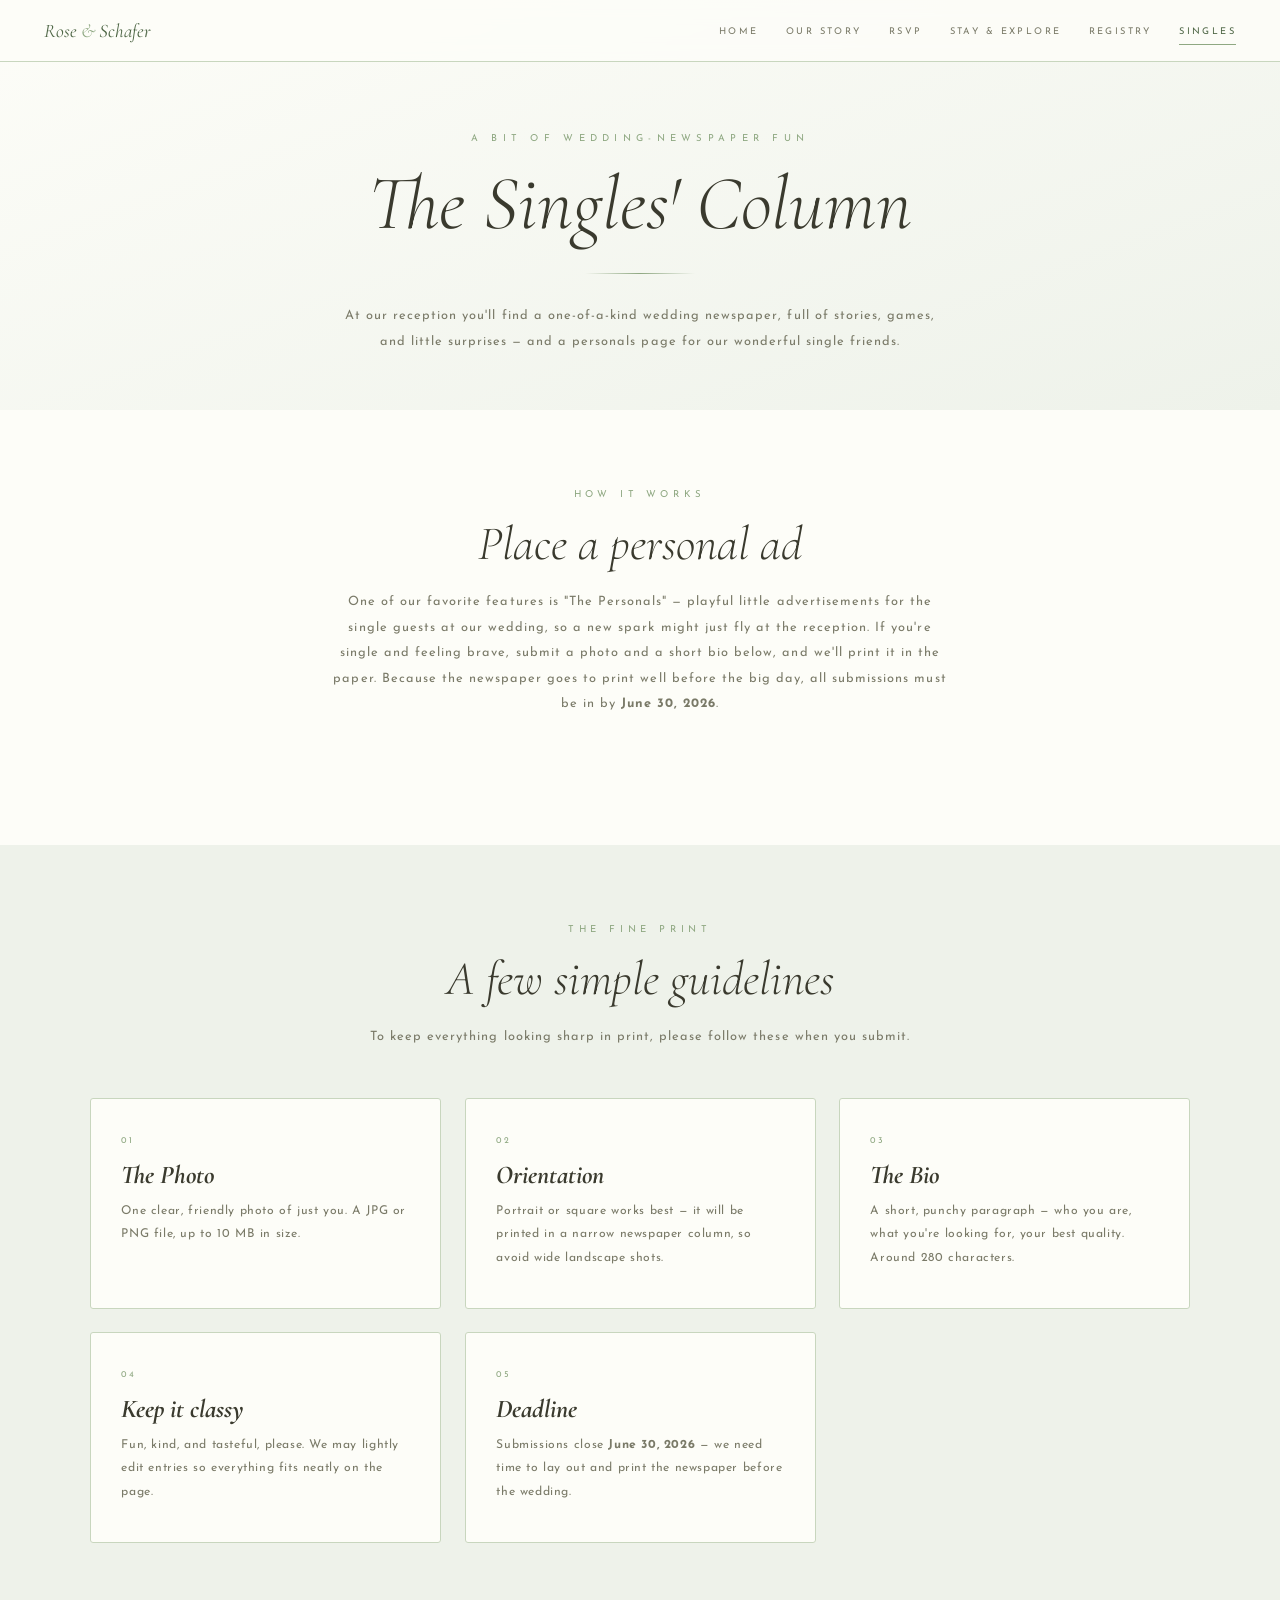
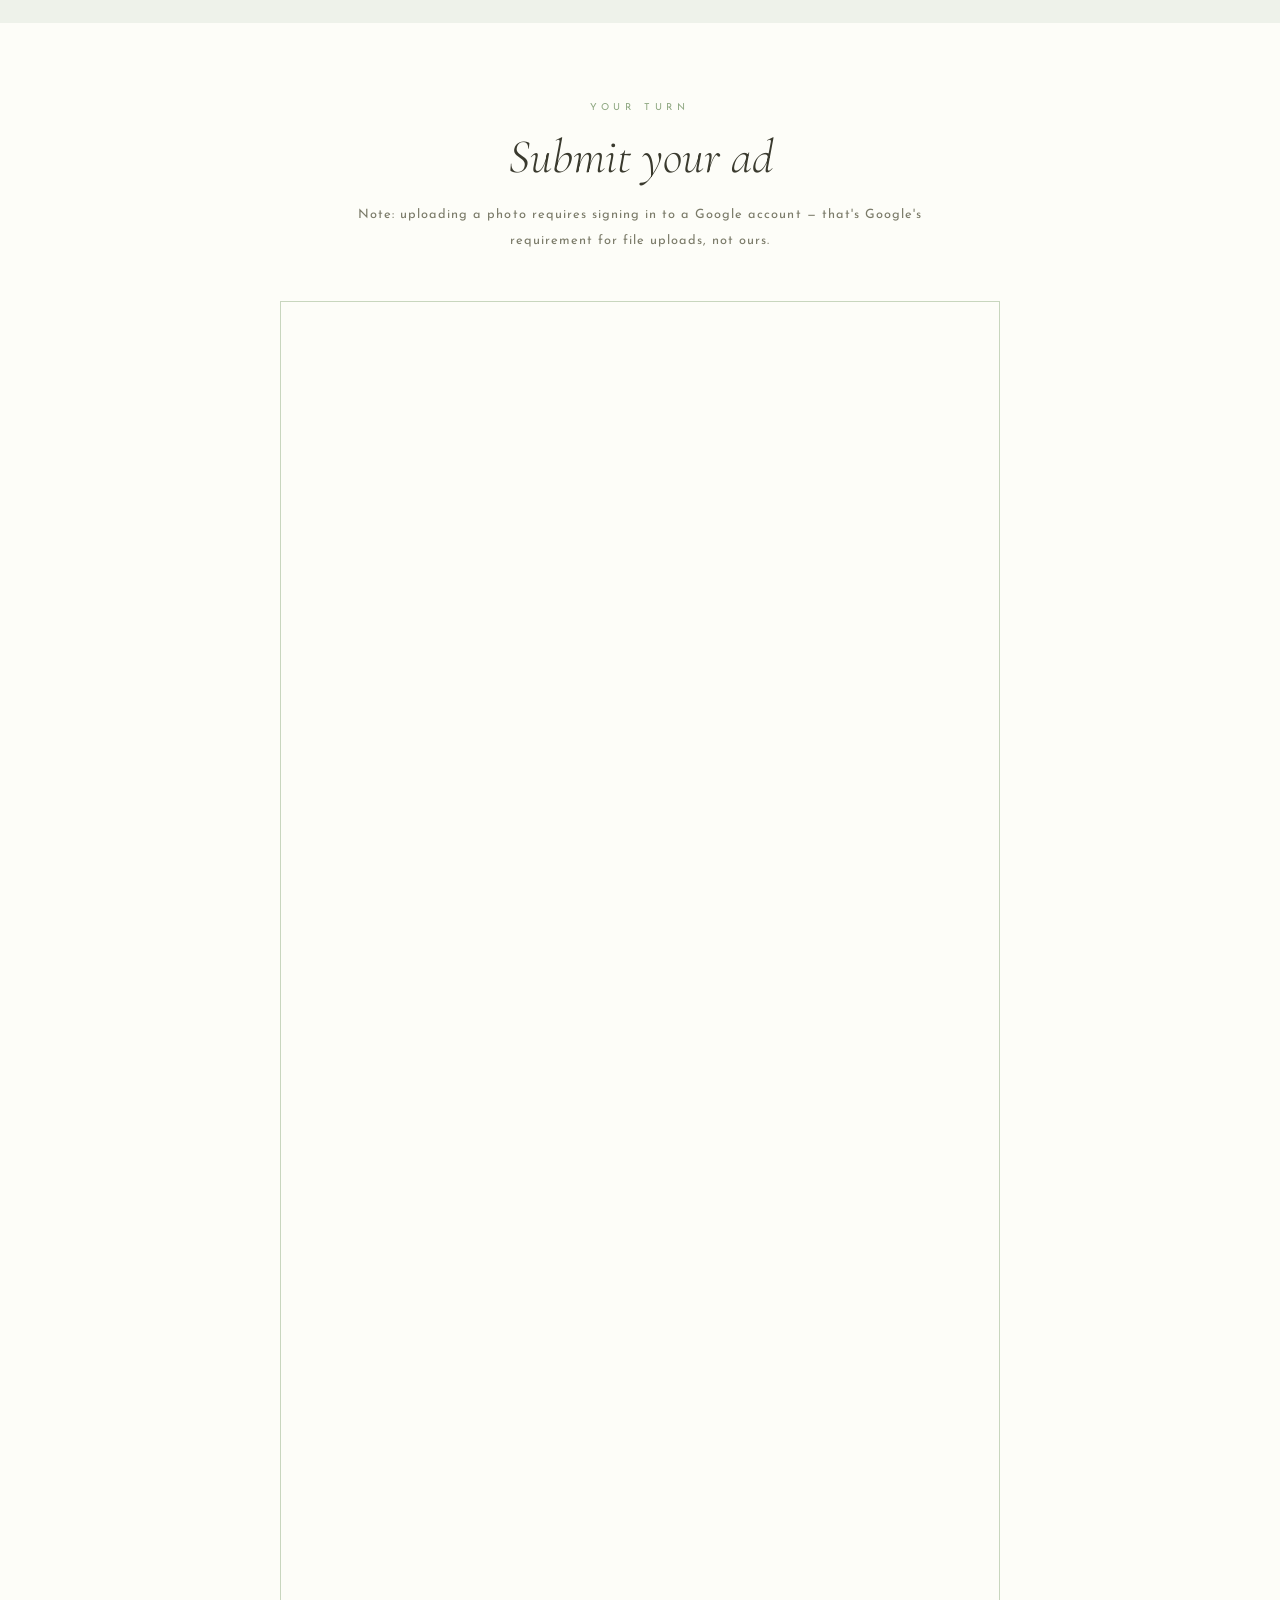
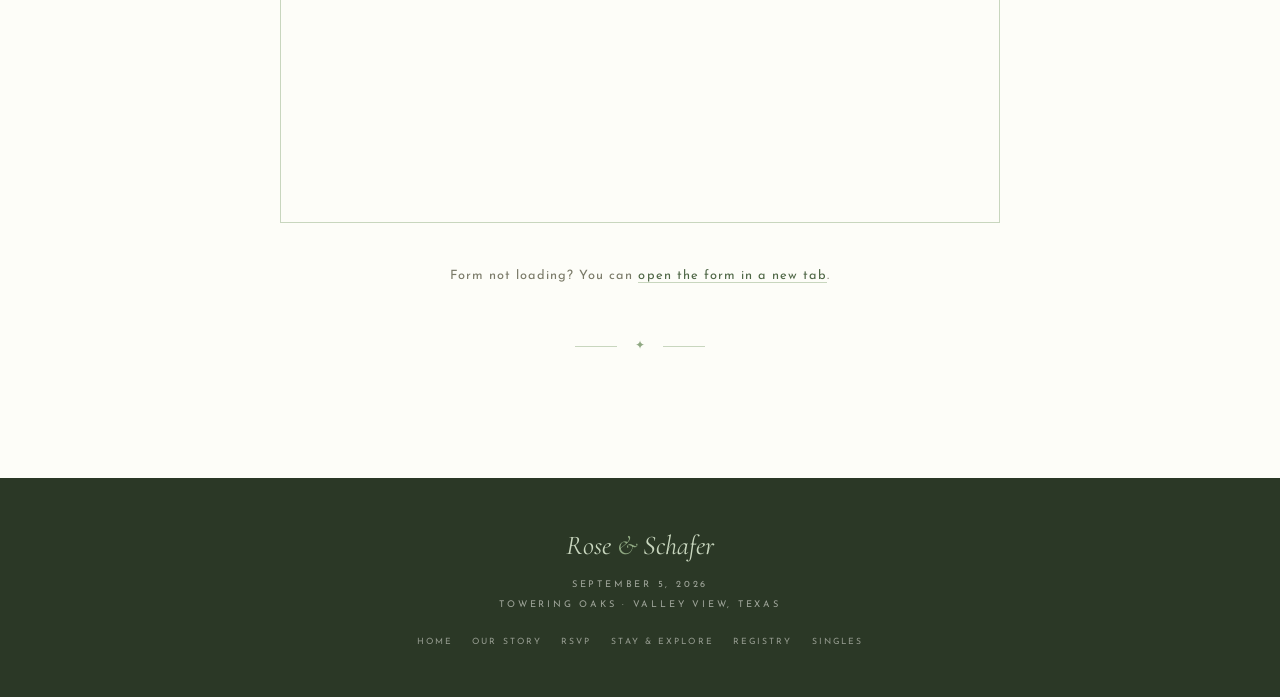
<file: singles.html>
<!DOCTYPE html>
<html lang="en">
<head>
  <meta charset="UTF-8">
  <meta name="viewport" content="width=device-width, initial-scale=1.0">
  <title>Singles' Column · Rose &amp; Schafer</title>

  <meta name="description" content="Single friends — submit a playful ad for the Rose & Schafer wedding newspaper.">
  <meta property="og:title" content="Singles' Column · Rose & Schafer">
  <meta property="og:description" content="A little wedding-newspaper fun — submit your personal ad.">
  <meta property="og:type" content="website">
  <meta property="og:image" content="images/proposal4.JPG">

  <link rel="icon" href="data:image/svg+xml,<svg xmlns='http://www.w3.org/2000/svg' viewBox='0 0 100 100'><rect width='100' height='100' rx='18' fill='%238fa882'/><text x='50' y='62' font-family='Georgia%2C serif' font-size='34' font-style='italic' font-weight='400' text-anchor='middle' dominant-baseline='middle' fill='%23fdfdf8' letter-spacing='-1'>S%26R</text></svg>">
  <link rel="apple-touch-icon" href="data:image/svg+xml,<svg xmlns='http://www.w3.org/2000/svg' viewBox='0 0 100 100'><rect width='100' height='100' rx='18' fill='%238fa882'/><text x='50' y='62' font-family='Georgia%2C serif' font-size='34' font-style='italic' font-weight='400' text-anchor='middle' dominant-baseline='middle' fill='%23fdfdf8' letter-spacing='-1'>S%26R</text></svg>">

  <link rel="preconnect" href="https://fonts.googleapis.com">
  <link rel="preconnect" href="https://fonts.gstatic.com" crossorigin>
  <link href="https://fonts.googleapis.com/css2?family=Cormorant+Garamond:ital,wght@0,300;0,400;0,600;1,300;1,400;1,600&family=Josefin+Sans:wght@100;300;400&display=swap" rel="stylesheet">

  <link rel="stylesheet" href="assets/theme.css">
  <script src="assets/site.js" defer></script>
</head>
<body>

  <!-- ── PAGE HEADER ──────────────────────────────────────────── -->
  <header class="page-header">
    <p class="page-eyebrow">A bit of wedding-newspaper fun</p>
    <h1 class="page-title">The Singles' Column</h1>
    <div class="page-divider"></div>
    <p class="page-lead">
      At our reception you'll find a one-of-a-kind wedding newspaper,
      full of stories, games, and little surprises &mdash; and a
      personals page for our wonderful single friends.
    </p>
  </header>

  <!-- ── THE IDEA ─────────────────────────────────────────────── -->
  <section class="section section--white">
    <div class="section-inner section-inner--narrow">
      <p class="sec-eyebrow reveal">How it works</p>
      <h2 class="sec-title reveal">Place a personal ad</h2>
      <p class="sec-intro reveal d1">
        One of our favorite features is "The Personals" &mdash; playful
        little advertisements for the single guests at our wedding, so
        a new spark might just fly at the reception. If you're single
        and feeling brave, submit a photo and a short bio below, and
        we'll print it in the paper. Because the newspaper goes to
        print well before the big day, all submissions must be in by
        <strong>June 30, 2026</strong>.
      </p>
    </div>
  </section>

  <!-- ── THE FINE PRINT ───────────────────────────────────────── -->
  <section class="section section--pale">
    <div class="section-inner">
      <p class="sec-eyebrow reveal">The fine print</p>
      <h2 class="sec-title reveal">A few simple guidelines</h2>
      <p class="sec-intro reveal d1">
        To keep everything looking sharp in print, please follow these
        when you submit.
      </p>
      <div class="card-grid">
        <article class="card">
          <p class="card-eyebrow">01</p>
          <h3 class="card-title">The Photo</h3>
          <p class="card-text">
            One clear, friendly photo of just you. A JPG or PNG file,
            up to 10&nbsp;MB in size.
          </p>
        </article>
        <article class="card">
          <p class="card-eyebrow">02</p>
          <h3 class="card-title">Orientation</h3>
          <p class="card-text">
            Portrait or square works best &mdash; it will be printed in
            a narrow newspaper column, so avoid wide landscape shots.
          </p>
        </article>
        <article class="card">
          <p class="card-eyebrow">03</p>
          <h3 class="card-title">The Bio</h3>
          <p class="card-text">
            A short, punchy paragraph &mdash; who you are, what you're
            looking for, your best quality. Around 280 characters.
          </p>
        </article>
        <article class="card">
          <p class="card-eyebrow">04</p>
          <h3 class="card-title">Keep it classy</h3>
          <p class="card-text">
            Fun, kind, and tasteful, please. We may lightly edit
            entries so everything fits neatly on the page.
          </p>
        </article>
        <article class="card">
          <p class="card-eyebrow">05</p>
          <h3 class="card-title">Deadline</h3>
          <p class="card-text">
            Submissions close <strong>June 30, 2026</strong> &mdash; we
            need time to lay out and print the newspaper before the
            wedding.
          </p>
        </article>
      </div>
    </div>
  </section>

  <!-- ── SUBMISSION FORM ──────────────────────────────────────── -->
  <section class="section section--white">
    <div class="section-inner section-inner--narrow">
      <p class="sec-eyebrow reveal">Your turn</p>
      <h2 class="sec-title reveal">Submit your ad</h2>
      <p class="sec-intro reveal d1">
        Note: uploading a photo requires signing in to a Google account
        &mdash; that's Google's requirement for file uploads, not ours.
      </p>

      <div class="form-frame reveal d1">
        <iframe
          src="https://docs.google.com/forms/d/e/1FAIpQLScwNPSpWDhRaMtZpYVVRj1RWVWNtpNulnsHbOz-y73HQkMM-A/viewform?embedded=true"
          style="height: 1500px;"
          title="Singles' Column submission form"
          loading="lazy">
          Loading the submission form&hellip;
        </iframe>
      </div>

      <p class="sec-intro reveal d2" style="margin-top: 2.5rem;">
        Form not loading? You can
        <a class="link-inline"
           href="https://docs.google.com/forms/d/e/1FAIpQLScwNPSpWDhRaMtZpYVVRj1RWVWNtpNulnsHbOz-y73HQkMM-A/viewform"
           target="_blank" rel="noopener">open the form in a new tab</a>.
      </p>

      <div class="ornament reveal d2">
        <span class="egg-token" data-egg="singles">&#10022;</span>
      </div>
    </div>
  </section>

</body>
</html>
</file>
<file: assets/theme.css>
/* ============================================================
   ROSE & SCHAFER  ·  theme.css
   Shared styles for every page. This is the single source of
   truth for colors, fonts, navigation, and reusable components.
   See AI_GUIDE.md for the full structure and how to add a page.
   ============================================================ */

*, *::before, *::after { margin: 0; padding: 0; box-sizing: border-box; }

:root {
  /* ---- Color palette (change colors here, everywhere updates) ---- */
  --white:       #fdfdf8;
  --olive:       #8fa882;
  --olive-light: #c8d6be;
  --olive-dark:  #4e6645;
  --olive-pale:  #eef2ea;
  --olive-deep:  #2b3826;
  --gold:        #c4b99a;
  --text:        #3a3a2e;
  --text-light:  #7a7a68;

  /* ---- Typography ---- */
  --serif: 'Cormorant Garamond', Georgia, serif;
  --sans:  'Josefin Sans', sans-serif;

  /* ---- Layout ---- */
  --nav-h: 62px;
  --max:   1100px;
  --ease:  cubic-bezier(0.25, 1, 0.5, 1);
}

html { scroll-behavior: smooth; }

body {
  background: var(--white);
  color: var(--text);
  font-family: var(--sans);
  overflow-x: hidden;
}
body.nav-open { overflow: hidden; }

img { display: block; max-width: 100%; }

/* ============================================================
   NAVIGATION   (injected by site.js — edit NAV_LINKS there)
   ============================================================ */
.site-nav {
  position: fixed;
  top: 0; left: 0; right: 0;
  height: var(--nav-h);
  z-index: 1001;
  background: rgba(253,253,248,0.85);
  backdrop-filter: blur(10px);
  -webkit-backdrop-filter: blur(10px);
  border-bottom: 1px solid var(--olive-light);
  transition: background 0.4s ease, border-color 0.4s ease;
}
.nav-inner {
  max-width: 1240px;
  margin: 0 auto;
  height: 100%;
  padding: 0 1.5rem;
  display: flex;
  align-items: center;
  justify-content: space-between;
}
.nav-brand {
  font-family: var(--serif);
  font-style: italic;
  font-size: 1.2rem;
  color: var(--olive-dark);
  text-decoration: none;
  white-space: nowrap;
  transition: color 0.4s ease;
}
.nav-brand span { color: var(--olive); }

.nav-links {
  display: flex;
  align-items: center;
  gap: 1.7rem;
  list-style: none;
}
.nav-links a {
  font-size: 0.58rem;
  letter-spacing: 0.26em;
  text-transform: uppercase;
  text-decoration: none;
  color: var(--text-light);
  padding: 0.4rem 0;
  position: relative;
  transition: color 0.3s ease;
}
.nav-links a::after {
  content: '';
  position: absolute;
  left: 0; right: 0; bottom: -2px;
  height: 1px;
  background: var(--olive);
  transform: scaleX(0);
  transition: transform 0.35s var(--ease);
}
.nav-links a:hover,
.nav-links a.active { color: var(--olive-dark); }
.nav-links a:hover::after,
.nav-links a.active::after { transform: scaleX(1); }

/* Hamburger button */
.nav-toggle {
  display: none;
  width: 38px; height: 38px;
  border: 0;
  background: transparent;
  cursor: pointer;
  flex-direction: column;
  justify-content: center;
  gap: 5px;
}
.nav-toggle span {
  display: block;
  width: 22px; height: 1.5px;
  margin: 0 auto;
  background: var(--olive-dark);
  transition: transform 0.35s var(--ease), opacity 0.25s ease, background 0.4s ease;
}
body.nav-open .nav-toggle span:nth-child(1) { transform: translateY(6.5px) rotate(45deg); }
body.nav-open .nav-toggle span:nth-child(2) { opacity: 0; }
body.nav-open .nav-toggle span:nth-child(3) { transform: translateY(-6.5px) rotate(-45deg); }

/* On-dark variant — used over dark sections (marked .nav-dark) */
.site-nav.on-dark {
  background: rgba(43,56,38,0.82);
  border-color: rgba(143,168,130,0.28);
}
.site-nav.on-dark .nav-brand { color: var(--olive-light); }
.site-nav.on-dark .nav-links a { color: rgba(253,253,248,0.62); }
.site-nav.on-dark .nav-links a:hover,
.site-nav.on-dark .nav-links a.active { color: var(--white); }
.site-nav.on-dark .nav-toggle span { background: var(--olive-light); }

@media (max-width: 900px) {
  .nav-toggle { display: flex; }
  .nav-links {
    position: fixed;
    top: var(--nav-h); left: 0; right: 0;
    height: calc(100vh - var(--nav-h));
    flex-direction: column;
    justify-content: center;
    gap: 2.1rem;
    background: rgba(253,253,248,0.97);
    backdrop-filter: blur(12px);
    -webkit-backdrop-filter: blur(12px);
    transform: translateX(100%);
    transition: transform 0.45s var(--ease);
  }
  .site-nav.on-dark .nav-links { background: rgba(43,56,38,0.97); }
  body.nav-open .nav-links { transform: translateX(0); }
  .nav-links a { font-size: 0.82rem; letter-spacing: 0.3em; }
}

/* ============================================================
   FLOATING PETALS   (injected by site.js)
   ============================================================ */
#petals {
  position: fixed;
  inset: 0;
  pointer-events: none;
  z-index: 999;
  overflow: hidden;
}
.petal {
  position: absolute;
  top: -20px;
  border-radius: 50% 0;
  opacity: 0;
  animation: petalFall linear infinite;
}
@keyframes petalFall {
  0%   { transform: translateY(-30px) rotate(0deg) scale(1);     opacity: 0.75; }
  80%  { opacity: 0.4; }
  100% { transform: translateY(110vh) rotate(540deg) scale(0.6); opacity: 0; }
}

/* ============================================================
   HERO   (shared by Home and Our Story)
   ============================================================ */
.hero {
  min-height: 100vh;
  display: flex;
  flex-direction: column;
  align-items: center;
  justify-content: center;
  text-align: center;
  padding: var(--nav-h) 1.5rem 0;
  background: linear-gradient(155deg, var(--white) 0%, #e8efe3 60%, #d6e2ce 100%);
  position: relative;
  overflow: hidden;
}
.hero-glow {
  position: absolute;
  width: 700px; height: 700px;
  background: radial-gradient(circle, rgba(143,168,130,0.18) 0%, transparent 65%);
  border-radius: 50%;
  top: 50%; left: 50%;
  transform: translate(-50%, -50%);
  animation: breathe 6s ease-in-out infinite;
}
@keyframes breathe {
  0%, 100% { transform: translate(-50%,-50%) scale(1);    opacity: 0.8; }
  50%      { transform: translate(-50%,-50%) scale(1.08); opacity: 1;   }
}
.hero-content { position: relative; z-index: 2; }
.hero-logo {
  width: 90px; height: 90px;
  border-radius: 50%;
  object-fit: cover;
  margin: 0 auto 1.5rem;
  box-shadow: 0 2px 20px rgba(0,0,0,0.06);
  opacity: 0;
  animation: fadeUp 1s ease 0.1s forwards;
}
.hero-eyebrow {
  font-size: 0.62rem;
  letter-spacing: 0.55em;
  text-transform: uppercase;
  color: var(--olive);
  margin-bottom: 1.5rem;
  opacity: 0;
  animation: fadeUp 1s ease 0.3s forwards;
}
.hero-names {
  font-family: var(--serif);
  font-size: clamp(3.2rem, 9vw, 6.5rem);
  font-weight: 300;
  font-style: italic;
  color: var(--text);
  line-height: 1.05;
  opacity: 0;
  animation: fadeUp 1.3s ease 0.6s forwards;
}
.hero-amp { display: block; font-size: 0.55em; color: var(--olive); margin: 0.15em 0; }
.hero-divider {
  width: 0; height: 1px;
  background: linear-gradient(to right, transparent, var(--olive), transparent);
  margin: 2rem auto;
  animation: expandLine 1.2s ease 1.3s forwards;
}
.hero-year,
.hero-place {
  font-size: 0.62rem;
  letter-spacing: 0.5em;
  text-transform: uppercase;
  color: var(--text-light);
  opacity: 0;
  animation: fadeUp 1s ease 1.7s forwards;
}
.hero-place {
  margin-top: 1rem;
  animation-delay: 2s;
}
.hero-date {
  font-family: var(--serif);
  font-style: italic;
  font-size: clamp(1.5rem, 4vw, 2.4rem);
  color: var(--olive-dark);
  opacity: 0;
  animation: fadeUp 1s ease 1.5s forwards;
}
.hero-time {
  font-size: 0.64rem;
  letter-spacing: 0.32em;
  text-transform: uppercase;
  color: var(--text-light);
  margin-top: 0.7rem;
  opacity: 0;
  animation: fadeUp 1s ease 1.85s forwards;
}

/* Scroll hint */
.scroll-hint {
  position: absolute;
  bottom: 2.2rem; left: 50%;
  transform: translateX(-50%);
  display: flex;
  flex-direction: column;
  align-items: center;
  gap: 0.8rem;
  opacity: 0;
  animation: fadeUp 1s ease 2.3s forwards;
  z-index: 2;
}
.scroll-hint-text {
  font-size: 0.58rem;
  letter-spacing: 0.5em;
  text-transform: uppercase;
  color: var(--text-light);
}
.scroll-line {
  width: 1px; height: 52px;
  background: linear-gradient(to bottom, var(--olive) 0%, transparent 100%);
  position: relative;
  animation: lineDown 1.8s ease-in-out 2.6s infinite;
}
.scroll-line::after {
  content: '';
  position: absolute;
  bottom: 0; left: 50%;
  transform: translateX(-50%) rotate(45deg);
  width: 5px; height: 5px;
  border-right: 1px solid var(--olive);
  border-bottom: 1px solid var(--olive);
}
@keyframes lineDown {
  0%   { transform: scaleY(0); transform-origin: top;    opacity: 1; }
  50%  { transform: scaleY(1); transform-origin: top;    opacity: 1; }
  51%  { transform: scaleY(1); transform-origin: bottom; }
  100% { transform: scaleY(0); transform-origin: bottom; opacity: 0.3; }
}
@keyframes fadeUp {
  from { opacity: 0; transform: translateY(30px); }
  to   { opacity: 1; transform: translateY(0); }
}
@keyframes expandLine {
  from { width: 0;     opacity: 0; }
  to   { width: 110px; opacity: 1; }
}

/* ============================================================
   PAGE HEADER   (top band for content pages)
   ============================================================ */
.page-header {
  padding: calc(var(--nav-h) + 4.5rem) 1.5rem 3.5rem;
  text-align: center;
  background: linear-gradient(160deg, var(--white) 0%, var(--olive-pale) 100%);
}
.page-eyebrow {
  font-size: 0.6rem;
  letter-spacing: 0.55em;
  text-transform: uppercase;
  color: var(--olive);
  margin-bottom: 1.3rem;
}
.page-title {
  font-family: var(--serif);
  font-size: clamp(2.6rem, 7vw, 4.8rem);
  font-weight: 300;
  font-style: italic;
  color: var(--text);
  line-height: 1.05;
}
.page-divider {
  width: 110px; height: 1px;
  background: linear-gradient(to right, transparent, var(--olive), transparent);
  margin: 1.8rem auto;
}
.page-lead {
  max-width: 600px;
  margin: 0 auto;
  font-size: 0.8rem;
  letter-spacing: 0.08em;
  line-height: 2;
  color: var(--text-light);
}

/* ============================================================
   SECTIONS & SHARED TEXT
   ============================================================ */
.section { padding: 5rem 1.5rem; }
.section--pale  { background: var(--olive-pale); }
.section--white { background: var(--white); }
.section--deep  { background: var(--olive-deep); color: var(--white); }
.section-inner { max-width: var(--max); margin: 0 auto; }
.section-inner--narrow { max-width: 720px; }

.sec-eyebrow {
  font-size: 0.6rem;
  letter-spacing: 0.5em;
  text-transform: uppercase;
  color: var(--olive);
  text-align: center;
  margin-bottom: 1rem;
}
.sec-title {
  font-family: var(--serif);
  font-size: clamp(1.9rem, 4.5vw, 3rem);
  font-weight: 300;
  font-style: italic;
  text-align: center;
  color: var(--text);
  margin-bottom: 1rem;
}
.section--deep .sec-title { color: var(--white); }
.sec-intro {
  max-width: 620px;
  margin: 0 auto 3rem;
  text-align: center;
  font-size: 0.8rem;
  letter-spacing: 0.08em;
  line-height: 2;
  color: var(--text-light);
}
.section--deep .sec-intro { color: rgba(253,253,248,0.6); }

.link-inline {
  color: var(--olive-dark);
  text-decoration: none;
  border-bottom: 1px solid var(--olive-light);
  transition: border-color 0.3s ease;
}
.link-inline:hover { border-color: var(--olive); }

.fine-print {
  font-size: 0.66rem;
  letter-spacing: 0.06em;
  line-height: 1.9;
  color: var(--text-light);
}

/* Decorative centered ornament — also a hiding spot for an egg-token */
.ornament {
  display: flex;
  align-items: center;
  justify-content: center;
  gap: 0.9rem;
  margin: 2.6rem auto;
  color: var(--olive);
  font-size: 0.72rem;
}
.ornament::before,
.ornament::after {
  content: '';
  height: 1px;
  width: 42px;
  background: var(--olive-light);
}

/* ============================================================
   BUTTONS
   ============================================================ */
.btn {
  display: inline-block;
  font-size: 0.6rem;
  letter-spacing: 0.4em;
  text-transform: uppercase;
  text-decoration: none;
  padding: 1rem 2.6rem;
  border-radius: 2px;
  cursor: pointer;
  font-family: var(--sans);
  transition: background 0.4s ease, color 0.4s ease, transform 0.3s ease, border-color 0.4s ease;
}
.btn--primary {
  color: var(--white);
  background: var(--olive-dark);
  border: 1.5px solid var(--olive);
}
.btn--primary:hover { background: var(--olive); transform: translateY(-2px); }
.btn--ghost {
  color: var(--olive-dark);
  background: transparent;
  border: 1px solid var(--olive-light);
}
.btn--ghost:hover { background: var(--olive); color: var(--white); border-color: var(--olive); transform: translateY(-2px); }
.section--deep .btn--ghost { color: var(--olive-light); border-color: rgba(143,168,130,0.4); }
.section--deep .btn--ghost:hover { background: var(--olive); color: var(--white); }

.btn-row {
  display: flex;
  justify-content: center;
  flex-wrap: wrap;
  gap: 1rem;
  margin-top: 2.5rem;
}

/* ============================================================
   CARDS   (.card has a built-in scroll-reveal)
   ============================================================ */
.card-grid {
  display: grid;
  grid-template-columns: repeat(auto-fit, minmax(258px, 1fr));
  gap: 1.5rem;
  max-width: var(--max);
  margin: 0 auto;
}
.card {
  background: var(--white);
  border: 1px solid var(--olive-light);
  border-radius: 3px;
  padding: 2.3rem 1.9rem;
  display: flex;
  flex-direction: column;
  opacity: 0;
  transform: translateY(34px);
  transition: opacity 1s var(--ease), transform 1s var(--ease),
              box-shadow 0.45s ease, border-color 0.45s ease;
  will-change: opacity, transform;
}
.card.in-view { opacity: 1; transform: translateY(0); }
.card-grid .card:nth-child(2) { transition-delay: 0.1s; }
.card-grid .card:nth-child(3) { transition-delay: 0.2s; }
.card-grid .card:nth-child(4) { transition-delay: 0.1s; }
.card-grid .card:nth-child(5) { transition-delay: 0.2s; }
.card-grid .card:nth-child(6) { transition-delay: 0.3s; }
@media (hover: hover) {
  .card:hover { box-shadow: 0 16px 44px rgba(78,102,69,0.13); border-color: var(--olive); }
}
.card-eyebrow {
  font-size: 0.55rem;
  letter-spacing: 0.34em;
  text-transform: uppercase;
  color: var(--olive);
  margin-bottom: 0.9rem;
}
.card-title {
  font-family: var(--serif);
  font-style: italic;
  font-size: 1.6rem;
  color: var(--text);
  margin-bottom: 0.6rem;
}
.card-meta {
  font-size: 0.56rem;
  letter-spacing: 0.16em;
  text-transform: uppercase;
  color: var(--olive-dark);
  margin-bottom: 0.8rem;
}
.card-text {
  font-size: 0.76rem;
  letter-spacing: 0.05em;
  line-height: 1.95;
  color: var(--text-light);
  flex: 1;
}
.card-text + .card-text { margin-top: 0.8rem; }
.card-link {
  display: inline-block;
  align-self: flex-start;
  margin-top: 1.3rem;
  font-size: 0.56rem;
  letter-spacing: 0.3em;
  text-transform: uppercase;
  color: var(--olive-dark);
  text-decoration: none;
  border-bottom: 1px solid var(--olive-light);
  padding-bottom: 0.3rem;
  transition: color 0.3s ease, border-color 0.3s ease;
}
.card-link:hover { color: var(--olive); border-color: var(--olive); }

/* Featured highlight card — e.g. the room-block hotel */
.feature-card {
  max-width: 760px;
  margin: 0 auto 3rem;
  padding: 2.7rem 2.2rem;
  background: var(--olive-pale);
  border: 1.5px solid var(--olive);
  border-radius: 4px;
  text-align: center;
}
.feature-badge {
  display: inline-block;
  font-size: 0.55rem;
  letter-spacing: 0.3em;
  text-transform: uppercase;
  color: var(--white);
  background: var(--olive-dark);
  padding: 0.45rem 1.15rem;
  border-radius: 40px;
  margin-bottom: 1.3rem;
}
.feature-card h3 {
  font-family: var(--serif);
  font-style: italic;
  font-weight: 400;
  font-size: clamp(1.8rem, 4vw, 2.6rem);
  color: var(--text);
  margin-bottom: 0.5rem;
}
.feature-meta {
  font-size: 0.58rem;
  letter-spacing: 0.18em;
  text-transform: uppercase;
  color: var(--olive-dark);
  margin-bottom: 1.3rem;
}
.feature-card p {
  max-width: 520px;
  margin: 0 auto 1rem;
  font-size: 0.78rem;
  letter-spacing: 0.05em;
  line-height: 2;
  color: var(--text-light);
}
.feature-block-name {
  display: inline-block;
  font-family: var(--serif);
  font-style: italic;
  font-size: 1.4rem;
  color: var(--olive-dark);
  background: var(--white);
  border: 1px solid var(--olive-light);
  border-radius: 3px;
  padding: 0.55rem 1.5rem;
  margin: 0.4rem 0 1.5rem;
}

/* ============================================================
   COUNTDOWN   (Home — populated by site.js if #countdown exists)
   ============================================================ */
.countdown {
  display: flex;
  justify-content: center;
  flex-wrap: wrap;
  gap: 1rem;
}
.count-box {
  min-width: 96px;
  padding: 1.4rem 1rem;
  background: var(--white);
  border: 1px solid var(--olive-light);
  border-radius: 3px;
}
.count-num {
  font-family: var(--serif);
  font-size: clamp(2.1rem, 5vw, 3.3rem);
  font-weight: 300;
  line-height: 1;
  color: var(--olive-dark);
}
.count-label {
  font-size: 0.54rem;
  letter-spacing: 0.3em;
  text-transform: uppercase;
  color: var(--text-light);
  margin-top: 0.7rem;
}

/* ============================================================
   MAP & FORM EMBEDS
   ============================================================ */
.map-frame,
.form-frame {
  max-width: 900px;
  margin: 0 auto;
  padding: 10px;
  background: var(--white);
  border: 1px solid var(--olive-light);
}
.form-frame { max-width: 740px; }
.map-frame iframe {
  width: 100%; height: 380px;
  border: 0; display: block;
  filter: saturate(0.92);
}
.form-frame iframe {
  width: 100%;
  border: 0;
  display: block;
}

/* ============================================================
   COPY-TO-CLIPBOARD ROW   (Registry)
   ============================================================ */
.copy-row {
  display: flex;
  align-items: center;
  justify-content: center;
  gap: 0.7rem;
  margin-top: 0.7rem;
  flex-wrap: wrap;
}
.copy-value {
  font-family: var(--serif);
  font-style: italic;
  font-size: 1.45rem;
  color: var(--olive-dark);
}
.copy-btn {
  font-family: var(--sans);
  font-size: 0.5rem;
  letter-spacing: 0.2em;
  text-transform: uppercase;
  color: var(--olive-dark);
  background: var(--olive-pale);
  border: 1px solid var(--olive-light);
  border-radius: 40px;
  padding: 0.42rem 0.85rem;
  cursor: pointer;
  transition: background 0.3s ease, color 0.3s ease;
}
.copy-btn:hover { background: var(--olive); color: var(--white); }
.copy-btn.copied { background: var(--olive-dark); color: var(--white); }

/* ============================================================
   SCROLL REVEAL   (add class "reveal"; site.js adds "in-view")
   ============================================================ */
.reveal {
  opacity: 0;
  transform: translateY(34px);
  transition: opacity 1.1s var(--ease), transform 1.1s var(--ease);
  will-change: opacity, transform;
}
.reveal.in-view { opacity: 1; transform: translateY(0); }
.reveal.d1 { transition-delay: 0.12s; }
.reveal.d2 { transition-delay: 0.24s; }
.reveal.d3 { transition-delay: 0.36s; }
.reveal.d4 { transition-delay: 0.48s; }

/* ============================================================
   FOOTER   (injected by site.js)
   ============================================================ */
.site-footer {
  background: var(--olive-deep);
  color: rgba(253,253,248,0.55);
  text-align: center;
  padding: 3.2rem 1.5rem;
}
.footer-monogram {
  font-family: var(--serif);
  font-style: italic;
  font-size: 1.7rem;
  color: var(--olive-light);
  margin-bottom: 0.8rem;
}
.footer-monogram span { color: var(--olive); }
.footer-detail {
  font-size: 0.58rem;
  letter-spacing: 0.3em;
  text-transform: uppercase;
  line-height: 2.2;
}
.footer-nav {
  margin-top: 1.4rem;
  display: flex;
  justify-content: center;
  flex-wrap: wrap;
  gap: 1.2rem;
}
.footer-nav a {
  font-size: 0.54rem;
  letter-spacing: 0.24em;
  text-transform: uppercase;
  color: rgba(253,253,248,0.5);
  text-decoration: none;
  transition: color 0.3s ease;
}
.footer-nav a:hover { color: var(--olive-light); }

/* ============================================================
   EASTER EGG   (hidden petals — handled by site.js)
   ============================================================ */
.egg-token {
  cursor: pointer;
  display: inline-block;
  color: var(--olive);
  padding: 0.25rem;
  line-height: 1;
  -webkit-tap-highlight-color: transparent;
  transition: transform 0.35s var(--ease), filter 0.35s ease;
}
.egg-token:hover { transform: scale(1.4) rotate(12deg); filter: drop-shadow(0 0 5px var(--olive-light)); }
.egg-token.found { color: var(--gold); }

.egg-toast {
  position: fixed;
  left: 50%; bottom: 1.5rem;
  transform: translateX(-50%) translateY(24px);
  background: var(--olive-deep);
  color: var(--olive-light);
  padding: 0.85rem 1.6rem;
  border-radius: 40px;
  font-size: 0.58rem;
  letter-spacing: 0.22em;
  text-transform: uppercase;
  z-index: 10050;
  opacity: 0;
  pointer-events: none;
  box-shadow: 0 8px 30px rgba(0,0,0,0.25);
  transition: opacity 0.4s ease, transform 0.4s var(--ease);
}
.egg-toast.show { opacity: 1; transform: translateX(-50%) translateY(0); }

.egg-modal {
  position: fixed;
  inset: 0;
  z-index: 10060;
  display: flex;
  align-items: center;
  justify-content: center;
  padding: 1.5rem;
  background: rgba(43,56,38,0.93);
  backdrop-filter: blur(6px);
  -webkit-backdrop-filter: blur(6px);
  opacity: 0;
  pointer-events: none;
  transition: opacity 0.5s ease;
}
.egg-modal.show { opacity: 1; pointer-events: auto; }
.egg-card {
  background: var(--white);
  max-width: 440px;
  width: 100%;
  text-align: center;
  padding: 3.2rem 2.2rem;
  border: 1px solid var(--olive);
  border-radius: 4px;
  transform: translateY(24px) scale(0.96);
  transition: transform 0.6s cubic-bezier(0.16,1,0.3,1);
}
.egg-modal.show .egg-card { transform: none; }
.egg-mark { font-size: 2rem; color: var(--olive); }
.egg-card h3 {
  font-family: var(--serif);
  font-style: italic;
  font-weight: 400;
  font-size: 2rem;
  color: var(--text);
  margin: 0.7rem 0 1rem;
}
.egg-card p {
  font-size: 0.76rem;
  letter-spacing: 0.05em;
  line-height: 1.95;
  color: var(--text-light);
  margin-bottom: 1rem;
}
.egg-phone {
  font-family: var(--serif);
  font-style: italic;
  font-size: 1.55rem;
  color: var(--olive-dark);
  margin-bottom: 1.7rem;
}

/* ============================================================
   RESPONSIVE
   ============================================================ */
@media (max-width: 600px) {
  .section { padding: 3.5rem 1.1rem; }
  .page-header { padding: calc(var(--nav-h) + 3rem) 1.1rem 2.5rem; }
  .countdown { gap: 0.6rem; }
  .count-box { min-width: 70px; padding: 1rem 0.55rem; }
}

/* ============================================================
   REDUCED MOTION   (accessibility)
   ============================================================ */
@media (prefers-reduced-motion: reduce) {
  *, *::before, *::after {
    animation-duration: 0.01ms !important;
    animation-iteration-count: 1 !important;
    transition-duration: 0.01ms !important;
    scroll-behavior: auto !important;
  }
  #petals { display: none; }
  .reveal, .card { opacity: 1 !important; transform: none !important; }
}
</file>
